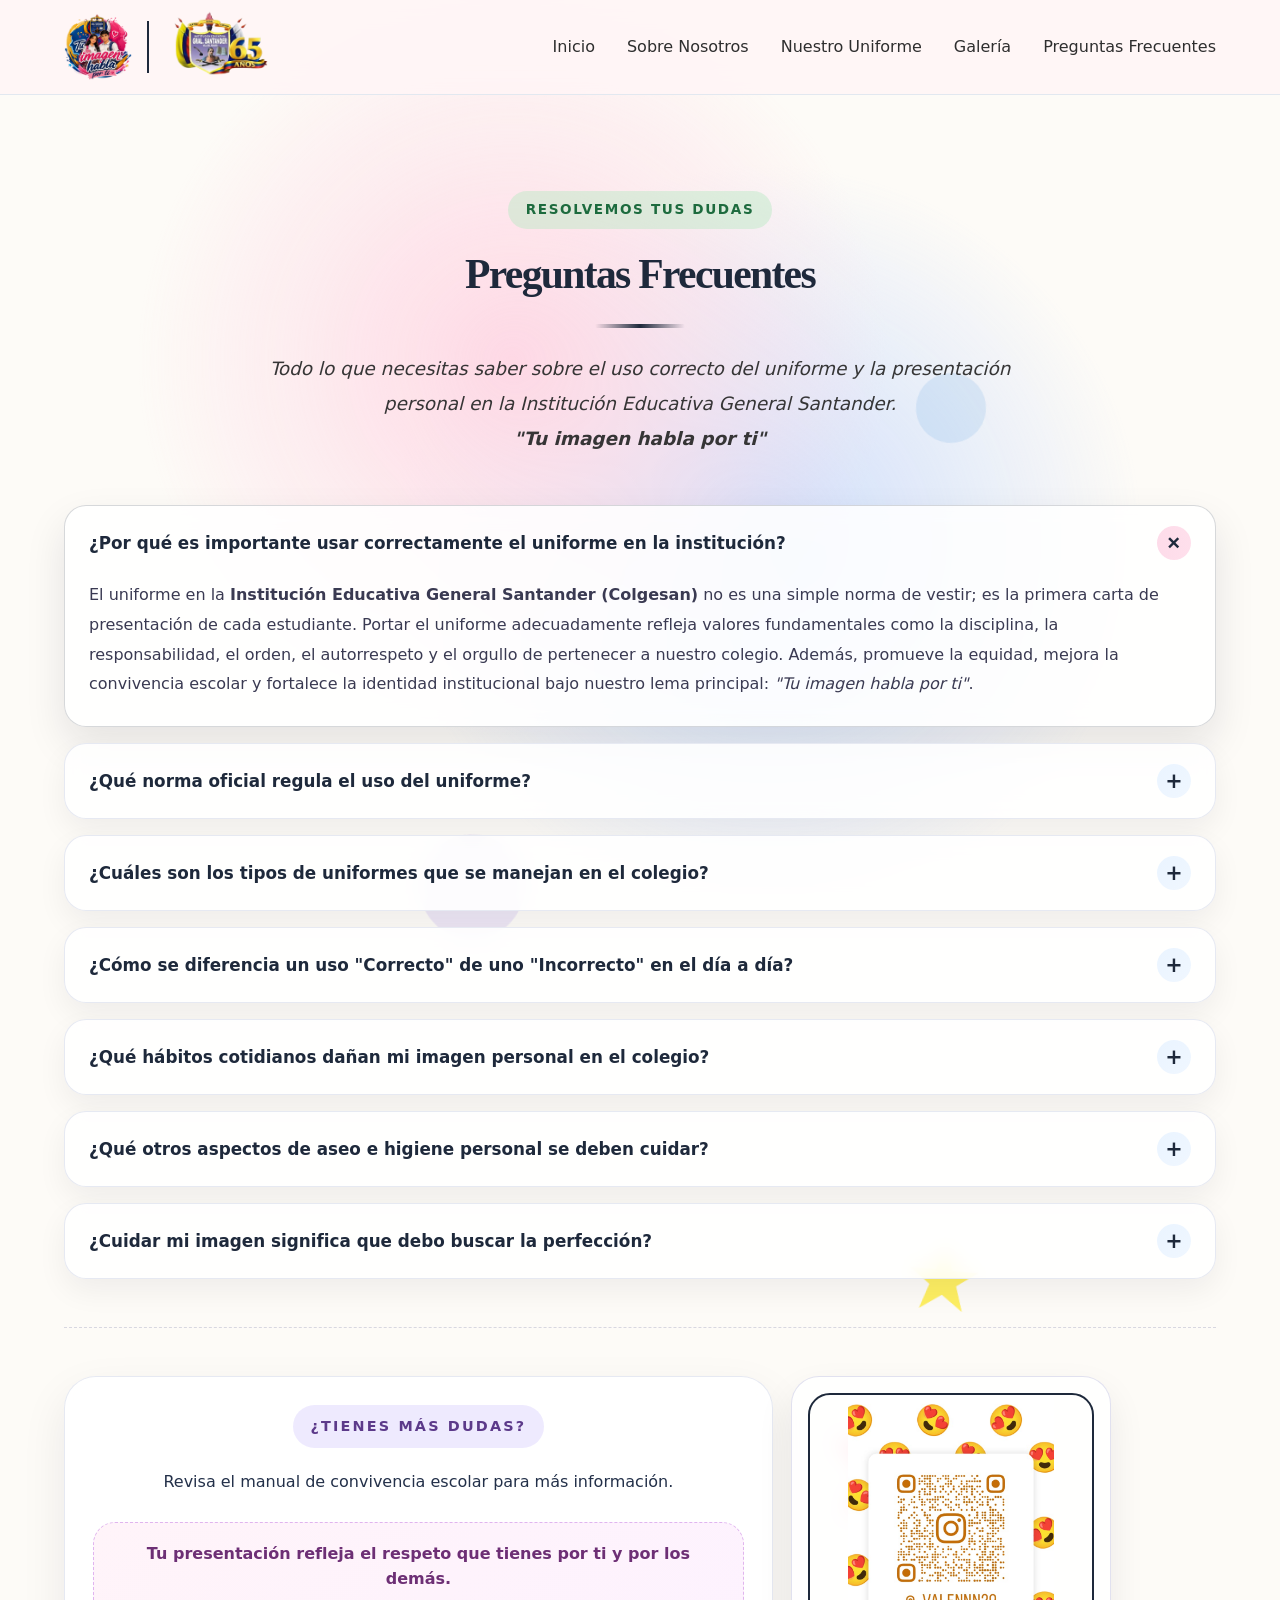
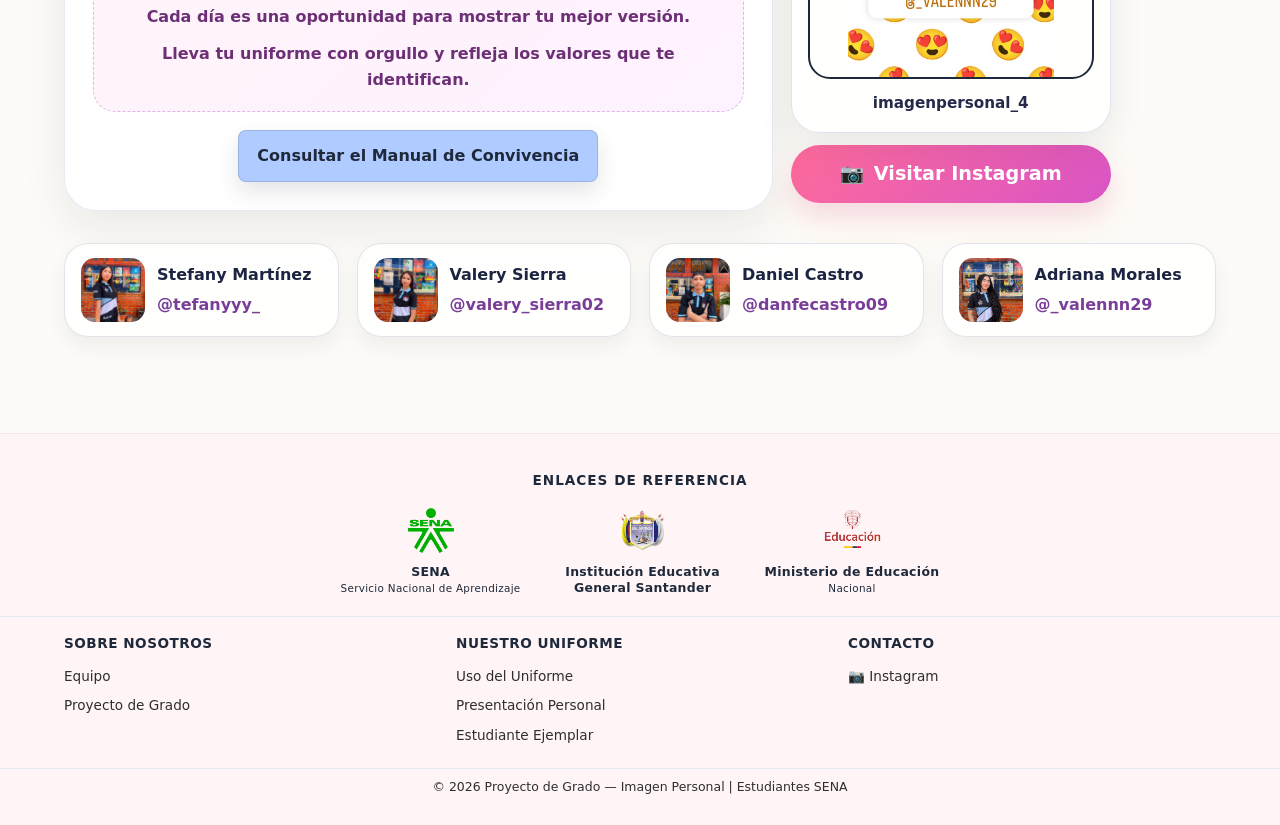
<file: preguntas frecuentes.html>
<!DOCTYPE html>
<html lang="es">

<head>
    <meta charset="UTF-8">
    <meta name="viewport" content="width=device-width, initial-scale=1.0">
    <title>Preguntas Frecuentes | Proyecto de Imagen Personal</title>
    <link rel="stylesheet" href="css/global.css">
    <link rel="stylesheet" href="css/preguntas-frecuentes.css">
</head>

<body>
    <!-- NAVBAR -->
    <nav class="navbar">
        <div class="navbar-container">
            <div class="navbar-brand logo-container">
                <img src="assets/images/escudo.png" alt="Escudo" class="brand-logo">
                <div class="brand-divider"></div>
                <a href="https://www.iecolgesan.edu.co/" target="_blank" rel="noopener noreferrer" aria-label="Ir al sitio de la IE General Santander">
                    <img src="assets/images/IE_general_santander.png" alt="IE General Santander" class="brand-logo">
                </a>
            </div>
            <ul class="nav-menu">
                <li><a href="index.html" class="nav-link" data-page="inicio">Inicio</a></li>
                <li><a href="sobre-nosotros.html" class="nav-link" data-page="sobre-nosotros">Sobre Nosotros</a></li>
                <li><a href="uniforme.html" class="nav-link" data-page="uniforme">Nuestro Uniforme</a></li>
                <li><a href="galeria.html" class="nav-link" data-page="galeria">Galería</a></li>
                <li><a href="preguntas%20frecuentes.html" class="nav-link" data-page="preguntas-frecuentes">Preguntas Frecuentes</a></li>
            </ul>
        </div>
    </nav>

    <!-- CONTENIDO PRINCIPAL -->
    <main class="container">
        <div class="background-doodle-pattern" aria-hidden="true">
            <svg class="bg-doodle bg-pink" viewBox="0 0 24 24" xmlns="http://www.w3.org/2000/svg">
                <path d="M12 2l2.9 7.2L23 10l-5.8 4.4L18.2 22 12 17.9 5.8 22l1.9-7.6L1 10l8.1-0.8L12 2z" fill="#ff3366"/>
            </svg>
            <svg class="bg-doodle bg-blue circle" viewBox="0 0 24 24" xmlns="http://www.w3.org/2000/svg">
                <circle cx="12" cy="12" r="6" fill="#1c7ed6" opacity="0.18"/>
            </svg>
            <svg class="bg-doodle bg-yellow" viewBox="0 0 24 24" xmlns="http://www.w3.org/2000/svg">
                <path d="M12 2l1.4 4.3h4.5l-3.6 2.6 1.4 4.3L12 10.6 8.3 13.2l1.4-4.3L6.1 6.3h4.5L12 2z" fill="#ffe600"/>
            </svg>
            <svg class="bg-doodle bg-purple circle" viewBox="0 0 24 24" xmlns="http://www.w3.org/2000/svg">
                <circle cx="12" cy="12" r="7" fill="#7048e8" opacity="0.18"/>
            </svg>
        </div>

        <section class="faq-section">
            <div class="contact-header">
                <span class="faq-eyebrow">Resolvemos tus dudas</span>
                <h2>Preguntas Frecuentes</h2>
                <p class="contact-subtitle">Todo lo que necesitas saber sobre el uso correcto del uniforme y la presentación personal en la Institución Educativa General Santander. <br><strong>"Tu imagen habla por ti"</strong></p>
            </div>

            <!-- ACORDEÓN FAQ -->
            <div class="faq-accordion">

                <div class="faq-item">
                    <button class="faq-question" aria-expanded="false">
                        <span>¿Por qué es importante usar correctamente el uniforme en la institución?</span>
                        <span class="faq-icon">+</span>
                    </button>
                    <div class="faq-answer">
                        <div class="faq-answer-inner">
                            <p>El uniforme en la <strong>Institución Educativa General Santander (Colgesan)</strong> no es una simple norma de vestir; es la primera carta de presentación de cada estudiante. Portar el uniforme adecuadamente refleja valores fundamentales como la disciplina, la responsabilidad, el orden, el autorrespeto y el orgullo de pertenecer a nuestro colegio. Además, promueve la equidad, mejora la convivencia escolar y fortalece la identidad institucional bajo nuestro lema principal: <em>"Tu imagen habla por ti"</em>.</p>
                        </div>
                    </div>
                </div>

                <div class="faq-item">
                    <button class="faq-question" aria-expanded="false">
                        <span>¿Qué norma oficial regula el uso del uniforme?</span>
                        <span class="faq-icon">+</span>
                    </button>
                    <div class="faq-answer">
                        <div class="faq-answer-inner">
                            <p>El uso correcto de cada uniforme (sea de diario, de gala o de educación física) está regulado oficialmente por el <strong>Artículo 81 del Manual de Convivencia Institucional</strong>. Todo estudiante de Colgesan debe conocer y aplicar estas pautas para vestir de forma adecuada según la ocasión correspondiente.</p>
                        </div>
                    </div>
                </div>

                <div class="faq-item">
                    <button class="faq-question" aria-expanded="false">
                        <span>¿Cuáles son los tipos de uniformes que se manejan en el colegio?</span>
                        <span class="faq-icon">+</span>
                    </button>
                    <div class="faq-answer">
                        <div class="faq-answer-inner">
                            <p>Existen dos tipos principales de uniformes que corresponden a distintas actividades:</p>
                            <ol class="faq-list">
                                <li><strong>Uniforme de Diario:</strong> Diseñado para las jornadas de clases convencionales (con versiones específicas para Hombre y Mujer).</li>
                                <li><strong>Uniforme de Educación Física:</strong> Diseñado específicamente para las actividades deportivas y recreativas de la institución.</li>
                            </ol>
                        </div>
                    </div>
                </div>

                <div class="faq-item">
                    <button class="faq-question" aria-expanded="false">
                        <span>¿Cómo se diferencia un uso "Correcto" de uno "Incorrecto" en el día a día?</span>
                        <span class="faq-icon">+</span>
                    </button>
                    <div class="faq-answer">
                        <div class="faq-answer-inner">
                            <p>De acuerdo con las pautas de presentación personal institucionales, estas son las diferencias clave que debes tener en cuenta en tu presentación cotidiana:</p>
                            <div class="faq-table-wrapper">
                                <table class="faq-table">
                                    <thead>
                                        <tr>
                                            <th>Aspecto</th>
                                            <th>❌ Uso Incorrecto (Antes)</th>
                                            <th>✅ Uso Correcto (Después)</th>
                                        </tr>
                                    </thead>
                                    <tbody>
                                        <tr>
                                            <td data-label="Aspecto">Estado de las prendas</td>
                                            <td data-label="Incorrecto">Uniforme incompleto, arrugado o desordenado.</td>
                                            <td data-label="Correcto">Uniforme limpio, planchado y completo.</td>
                                        </tr>
                                        <tr>
                                            <td data-label="Aspecto">Camisa</td>
                                            <td data-label="Incorrecto">Camisa llevada por fuera del pantalón o la falda.</td>
                                            <td data-label="Correcto">Camisa bien presentada y debidamente metida.</td>
                                        </tr>
                                        <tr>
                                            <td data-label="Aspecto">Calzado</td>
                                            <td data-label="Incorrecto">Zapatos o tenis sucios o descuidados.</td>
                                            <td data-label="Correcto">Zapatos o tenis completamente limpios.</td>
                                        </tr>
                                        <tr>
                                            <td data-label="Aspecto">Cabello</td>
                                            <td data-label="Incorrecto">Cabello sin peinar o desorganizado.</td>
                                            <td data-label="Correcto">Cabello ordenado siguiendo las normas del Manual de Convivencia.</td>
                                        </tr>
                                        <tr>
                                            <td data-label="Aspecto">Actitud</td>
                                            <td data-label="Incorrecto">Mala actitud y poco compromiso con la imagen institucional.</td>
                                            <td data-label="Correcto">Actitud respetuosa, responsable, positiva y comprometida.</td>
                                        </tr>
                                    </tbody>
                                </table>
                            </div>
                        </div>
                    </div>
                </div>

                <div class="faq-item">
                    <button class="faq-question" aria-expanded="false">
                        <span>¿Qué hábitos cotidianos dañan mi imagen personal en el colegio?</span>
                        <span class="faq-icon">+</span>
                    </button>
                    <div class="faq-answer">
                        <div class="faq-answer-inner">
                            <p>La imagen personal va más allá de la ropa; se construye día a día con nuestras acciones. Existen <strong>5 cosas clave</strong> que dañan tu imagen y que debes evitar:</p>
                            <ol class="faq-list">
                                <li><strong>Llegar tarde:</strong> Demuestra una falta de compromiso y de respeto hacia tu propio tiempo y el de los demás.</li>
                                <li><strong>Uniforme descuidado:</strong> Portar un uniforme sucio, arrugado o incompleto proyecta desorden y falta de respeto por las normas del colegio.</li>
                                <li><strong>Hablar con groserías:</strong> El lenguaje que utilizas te define. Las palabras groseras deterioran tu imagen y dañan las relaciones con tus compañeros.</li>
                                <li><strong>Falta de respeto:</strong> Interrumpir a los demás, burlarse o mantener malas actitudes arruina la convivencia y deja una mala impresión.</li>
                                <li><strong>Desorden y desorganización:</strong> Mantener tus pertenencias y tus espacios de estudio desordenados transmite descuido y falta de organización.</li>
                            </ol>
                        </div>
                    </div>
                </div>

                <div class="faq-item">
                    <button class="faq-question" aria-expanded="false">
                        <span>¿Qué otros aspectos de aseo e higiene personal se deben cuidar?</span>
                        <span class="faq-icon">+</span>
                    </button>
                    <div class="faq-answer">
                        <div class="faq-answer-inner">
                            <p>La pulcritud es una parte indivisible del uniforme. Para reflejar el compromiso institucional dentro y fuera del plantel, es indispensable cuidar:</p>
                            <ul class="faq-list">
                                <li>El <strong>cabello organizado</strong>.</li>
                                <li>Las <strong>uñas limpias</strong>.</li>
                                <li>El uso de <strong>accesorios discretos</strong>.</li>
                                <li>Una adecuada higiene personal en general.</li>
                            </ul>
                        </div>
                    </div>
                </div>

                <div class="faq-item">
                    <button class="faq-question" aria-expanded="false">
                        <span>¿Cuidar mi imagen significa que debo buscar la perfección?</span>
                        <span class="faq-icon">+</span>
                    </button>
                    <div class="faq-answer">
                        <div class="faq-answer-inner">
                            <p>No. Cuidar tu presentación personal <strong>no es buscar la perfección estética</strong>, sino una forma de demostrar respeto por ti mismo, por tus compañeros, por tus docentes y por toda la comunidad de la Institución Educativa General Santander. Recuerda siempre que: <em>¡Pequeños cambios hacen una gran diferencia!</em></p>
                        </div>
                    </div>
                </div>

            </div>

            <!-- CONTACTO RÁPIDO -->
            <div class="contact-hero">
                <div class="hero-copy">
                    <span class="hero-eyebrow">¿Tienes más dudas?</span>
                    <p class="hero-copy-text">Revisa el manual de convivencia escolar para más información.</p>
                    <div class="hero-note">
                        <p>Tu presentación refleja el respeto que tienes por ti y por los demás.</p>
                        <p>Cada día es una oportunidad para mostrar tu mejor versión.</p>
                        <p>Lleva tu uniforme con orgullo y refleja los valores que te identifican.</p>
                    </div>
                    <a href="https://www.iecolgesan.edu.co/wp-content/uploads/2024/11/Manual-Convivencia-2024-rectoria-2.pdf#page=117" class="quick-btn manual-btn" target="_blank" rel="noopener noreferrer">
                        <span class="label">Consultar el Manual de Convivencia</span>
                    </a>
                </div>

                <div class="hero-qr-panel">
                    <div class="qr-card">
                        <img src="assets/images/instagram_qr.jpeg" alt="Instagram QR" class="ig-qr">
                        <div class="qr-handle">imagenpersonal_4</div>
                    </div>
                    <a href="https://www.instagram.com/_valennn29?utm_source=qr&stkn=bjNva2h3Znd0NjBq" class="quick-btn instagram" target="_blank" rel="noopener noreferrer">
                        <span class="icon">📷</span>
                        <span class="label">Visitar Instagram</span>
                    </a>
                </div>
            </div>

            <div class="member-grid">
                <article class="member-card">
                    <div class="member-icon">
                        <img src="assets/images/Stefany Martínez.jpeg" alt="Stefany Martínez">
                    </div>
                    <div class="member-info">
                        <strong>Stefany Martínez</strong>
                        <a href="https://www.instagram.com/tefanyyy_?igsh=Y3o2MjRqbWNwaWY4" target="_blank" rel="noopener noreferrer">@tefanyyy_</a>
                    </div>
                </article>
                <article class="member-card">
                    <div class="member-icon">
                        <img src="assets/images/Valery Sierra.jpeg" alt="Valery Sierra">
                    </div>
                    <div class="member-info">
                        <strong>Valery Sierra</strong>
                        <a href="https://www.instagram.com/valery_sierra02?igsh=bzVkZmxwZzg1YTho" target="_blank" rel="noopener noreferrer">@valery_sierra02</a>
                    </div>
                </article>
                <article class="member-card">
                    <div class="member-icon">
                        <img src="assets/images/Daniel Castro.jpeg" alt="Daniel Castro">
                    </div>
                    <div class="member-info">
                        <strong>Daniel Castro</strong>
                        <a href="https://www.instagram.com/danfecastro09?igsh=OGMyY251ZmN1amV5" target="_blank" rel="noopener noreferrer">@danfecastro09</a>
                    </div>
                </article>
                <article class="member-card">
                    <div class="member-icon">
                        <img src="assets/images/Adriana Morales.jpeg" alt="Adriana Morales">
                    </div>
                    <div class="member-info">
                        <strong>Adriana Morales</strong>
                        <a href="https://www.instagram.com/_valennn29?utm_source=qr&stkn=bjNva2h3Znd0NjBq" target="_blank" rel="noopener noreferrer">@_valennn29</a>
                    </div>
                </article>
            </div>
        </section>
    </main>

    <!-- FOOTER -->
    <footer class="footer">
        <div class="footer-institutional-logos">
            <h3>Enlaces de Referencia</h3>
            <div class="logos-container">
                <div class="logo-item">
                    <a href="https://portal.senasofiaplus.edu.co/" target="_blank" rel="noopener noreferrer" aria-label="Ir al portal SENA Sofia Plus">
                        <img src="assets/images/sena.png" alt="Logo SENA" class="institutional-logo">
                        <p class="institutional-text"><strong>SENA</strong><br><small>Servicio Nacional de
                                Aprendizaje</small></p>
                    </a>
                </div>
                <div class="logo-item">
                    <a href="https://www.iecolgesan.edu.co/" target="_blank" rel="noopener noreferrer" aria-label="Ir al sitio de la IE General Santander">
                        <img src="assets/images/logo_colgesan.png" alt="Logo IE General Santander"
                            class="institutional-logo">
                        <p class="institutional-text"><strong>Institución Educativa General Santander</strong></p>
                    </a>
                </div>
                <div class="logo-item">
                    <a href="https://www.mineducacion.gov.co/portal/" target="_blank" rel="noopener noreferrer" aria-label="Ir al sitio del Ministerio de Educación Nacional">
                        <img src="assets/images/Ministerio de educacion.png" alt="Logo Ministerio de Educación"
                            class="institutional-logo">
                        <p class="institutional-text"><strong>Ministerio de Educación</strong><br><small>Nacional</small>
                        </p>
                    </a>
                </div>
            </div>
        </div>
        <div class="footer-container">
            <div class="footer-section">
                <h4>Sobre Nosotros</h4>
                <ul>
                    <li><a href="sobre-nosotros.html">Equipo</a></li>
                    <li><a href="index.html">Proyecto de Grado</a></li>
                </ul>
            </div>
            <div class="footer-section">
                <h4>Nuestro Uniforme</h4>
                <ul>
                    <li><a href="uniforme.html">Uso del Uniforme</a></li>
                    <li><a href="uniforme.html">Presentación Personal</a></li>
                    <li><a href="uniforme.html">Estudiante Ejemplar</a></li>
                </ul>
            </div>
            <div class="footer-section">
                <h4>Contacto</h4>
                <ul>
                    <li><a href="https://www.instagram.com/_valennn29?utm_source=qr&stkn=bjNva2h3Znd0NjBq"
                            target="_blank">📷 Instagram</a></li>
                </ul>
            </div>
        </div>
        <div class="footer-bottom">
            <p>&copy; 2026 Proyecto de Grado — Imagen Personal | Estudiantes SENA</p>
        </div>
    </footer>

    <script src="js/main.js"></script>
</body>

</html>
</file>
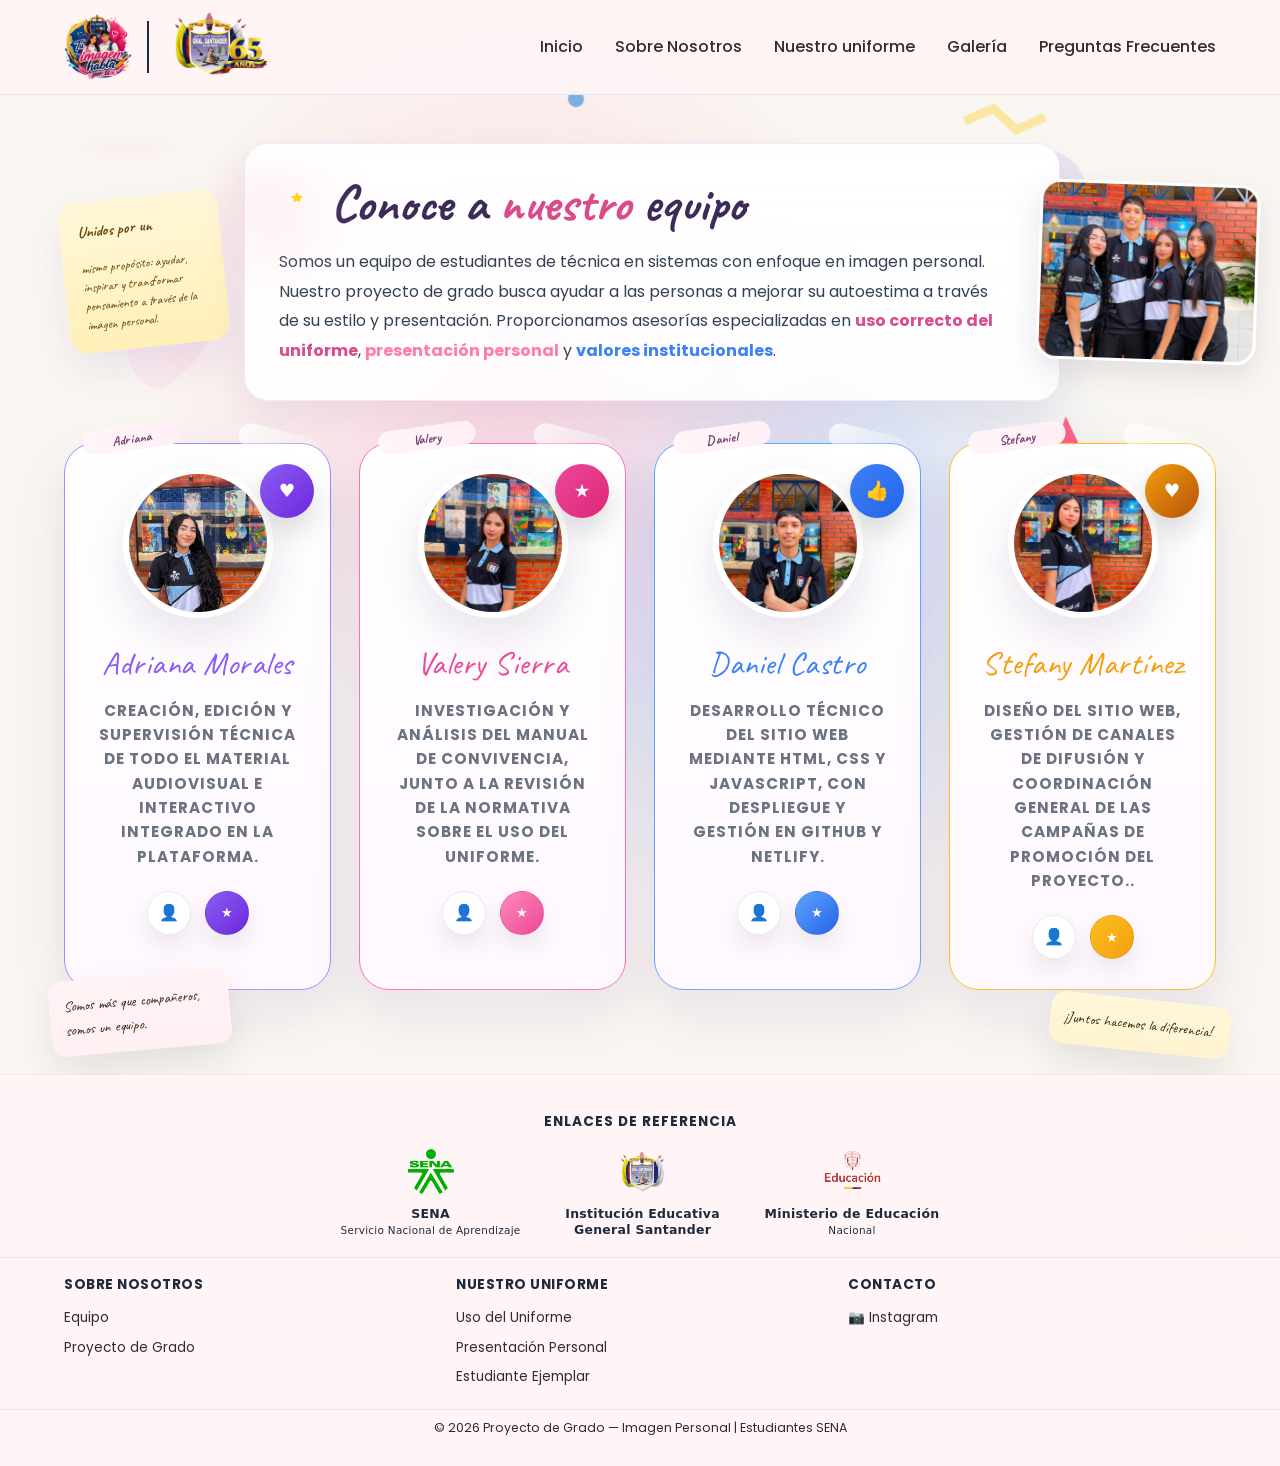
<file: sobre-nosotros.html>
<!DOCTYPE html>
<html lang="es">
  <head>
    <meta charset="utf-8" />
    <meta name="viewport" content="width=device-width,initial-scale=1" />
    <title>Sobre Nosotros | Proyecto de Imagen Personal</title>

    <link rel="stylesheet" href="css/global.css">
    <link rel="stylesheet" href="css/sobre-nosotros.css">
    <link href="https://fonts.googleapis.com/css2?family=Caveat:wght@400;700&family=Poppins:wght@300;500;700&display=swap" rel="stylesheet">
  </head>

  <body>

    <!-- HEADER -->
    <nav class="navbar">
        <div class="navbar-container">
            <div class="navbar-brand logo-container">
                <img src="assets/images/escudo.png" alt="Escudo" class="brand-logo">
                <div class="brand-divider"></div>
                <a href="https://www.iecolgesan.edu.co/" target="_blank" rel="noopener noreferrer" aria-label="Ir al sitio de la IE General Santander">
                    <img src="assets/images/IE_general_santander.png" alt="IE General Santander" class="brand-logo">
                </a>
            </div>
              <ul class="nav-menu">
                <li><a href="index.html" class="nav-link" data-page="inicio">Inicio</a></li>
                <li><a href="sobre-nosotros.html" class="nav-link" data-page="sobre-nosotros">Sobre Nosotros</a></li>
                <li><a href="uniforme.html" class="nav-link" data-page="uniforme">Nuestro uniforme</a></li>
                <li><a href="galeria.html" class="nav-link" data-page="galeria">Galería</a></li>
                <li><a href="preguntas%20frecuentes.html" class="nav-link" data-page="preguntas-frecuentes">Preguntas Frecuentes</a></li>
            </ul>
        </div>
    </nav>

    <!-- BACKGROUND DOODLES -->
    <div class="background-doodle-pattern" aria-hidden="true">
      <svg class="bg-doodle bg-pink" viewBox="0 0 24 24" xmlns="http://www.w3.org/2000/svg">
        <path d="M12 2l2.9 7.2L23 10l-5.8 4.4L18.2 22 12 17.9 5.8 22l1.9-7.6L1 10l8.1-0.8L12 2z" fill="#ff3366"/>
      </svg>
      <svg class="bg-doodle bg-blue circle" viewBox="0 0 24 24" xmlns="http://www.w3.org/2000/svg">
        <circle cx="12" cy="12" r="6" fill="#1c7ed6" opacity="0.18"/>
      </svg>
      <svg class="bg-doodle bg-yellow" viewBox="0 0 24 24" xmlns="http://www.w3.org/2000/svg">
        <path d="M12 2l1.4 4.3h4.5l-3.6 2.6 1.4 4.3L12 10.6 8.3 13.2l1.4-4.3L6.1 6.3h4.5L12 2z" fill="#ffe600"/>
      </svg>
      <svg class="bg-doodle bg-purple circle" viewBox="0 0 24 24" xmlns="http://www.w3.org/2000/svg">
        <circle cx="12" cy="12" r="7" fill="#7048e8" opacity="0.18"/>
      </svg>
      <svg class="bg-doodle bg-green circle" viewBox="0 0 24 24" xmlns="http://www.w3.org/2000/svg">
        <circle cx="12" cy="12" r="3" fill="#20c997"/>
      </svg>
      <svg class="bg-doodle bg-blue-small circle" viewBox="0 0 24 24" xmlns="http://www.w3.org/2000/svg">
        <circle cx="12" cy="12" r="3" fill="#1c7ed6"/>
      </svg>
      <svg class="bg-doodle bg-pink" viewBox="0 0 24 24" xmlns="http://www.w3.org/2000/svg">
        <path d="M6 8c4-5 9-4 11 0s-3 8-6 10S4 14 6 8z" fill="#ff9fc9" opacity="0.18"/>
      </svg>
      <svg class="bg-doodle bg-yellow" viewBox="0 0 24 24" xmlns="http://www.w3.org/2000/svg">
        <path d="M4 12l6-4 6 4 6-4" fill="none" stroke="#facc15" stroke-width="2" opacity="0.7"/>
      </svg>
    </div>

    <!-- MAIN: hero + team -->
    <main class="container">

      <section class="hero">
        <div class="hero-wrap">
          <div class="postit" aria-hidden>
            <strong>Unidos por un</strong>
              <p>mismo propósito: ayudar, inspirar y transformar pensamiento a través de la imagen personal.</p>
          </div>

          <div class="banner-main">
            <div class="banner-headline">
              <svg width="36" height="36" viewBox="0 0 24 24" aria-hidden><path d="M12 4l1.176 2.382L16 7l-2 1.618L14.352 11 12 9.764 9.648 11 10 8.618 8 7l2.824-.618L12 4z" fill="var(--gold)"/></svg>
              <h2 class="banner-title">Conoce a <span class="accent">nuestro</span> equipo</h2>
            </div>
            <p class="hero-description">Somos un equipo de estudiantes de técnica en sistemas con enfoque en imagen personal. Nuestro proyecto de grado busca ayudar a las personas a mejorar su autoestima a través de su estilo y presentación. Proporcionamos asesorías especializadas en <strong style="color:#D94B8B">uso correcto del uniforme</strong>, <strong style="color:#FF7BAC">presentación personal</strong> y <strong style="color:#3B82F6">valores institucionales</strong>.</p>
          </div>

          <div class="stationery" aria-hidden>
            <div class="team-photo-container">
              <img src="assets/images/equipo de trabajo.jpeg" alt="Equipo de trabajo" class="team-photo">
            </div>
          </div>
        </div>
      </section>

      <section class="team-section">
        <div class="team-grid">

          <article class="card violet">
            <div class="washi">Adriana</div>
            <div class="badge" style="background:linear-gradient(135deg,var(--card1-icon),#6d28d9)">♥</div>
            <div class="portrait"><img src="assets/images/Adriana Morales.jpeg" alt="Adriana Morales"></div>
            <div class="name" style="color:var(--card1-icon)">Adriana Morales</div>
            <div class="subtitle">Creación, edición y supervisión técnica de todo el material audiovisual e interactivo integrado en la plataforma.</div>
            <div class="actions"><a href="https://www.instagram.com/_valennn29?utm_source=qr&stkn=bjNva2h3Znd0NjBq" target="_blank" rel="noopener noreferrer" class="btn-circle" aria-label="Perfil de Instagram de Adriana Morales">👤</a><button class="btn-circle primary">★</button></div>
          </article>

          <article class="card pink">
            <div class="washi">Valery</div>
            <div class="badge" style="background:linear-gradient(135deg,var(--card2-icon),#db2777)">★</div>
            <div class="portrait"><img src="assets/images/Valery Sierra.jpeg" alt="Valery Sierra"></div>
            <div class="name" style="color:var(--card2-icon)">Valery Sierra</div>
            <div class="subtitle">Investigación y análisis del manual de convivencia, junto a la revisión de la normativa sobre el uso del uniforme.</div>
            <div class="actions"><a href="https://www.instagram.com/valery_sierra02?igsh=bzVkZmxwZzg1YTho" target="_blank" rel="noopener noreferrer" class="btn-circle" aria-label="Perfil de Instagram de Valery Sierra">👤</a><button class="btn-circle" style="background:linear-gradient(135deg,#ff8ab8,#ec4899);color:#fff">★</button></div>
          </article>

          <article class="card blue">
            <div class="washi">Daniel</div>
            <div class="badge" style="background:linear-gradient(135deg,var(--card3-icon),#2563eb)">👍</div>
            <div class="portrait"><img src="assets/images/Daniel Castro.jpeg" alt="Daniel Castro"></div>
            <div class="name" style="color:var(--card3-icon)">Daniel Castro</div>
            <div class="subtitle">Desarrollo técnico del sitio web mediante HTML, CSS y JavaScript, con despliegue y gestión en GitHub y Netlify.</div>
            <div class="actions"><a href="https://www.instagram.com/danfecastro09?igsh=OGMyY251ZmN1amV5" target="_blank" rel="noopener noreferrer" class="btn-circle" aria-label="Perfil de Instagram de Daniel Castro">👤</a><button class="btn-circle" style="background:linear-gradient(135deg,#60a5fa,#2563eb);color:#fff">★</button></div>
          </article>

          <article class="card yellow">
            <div class="washi">Stefany</div>
            <div class="badge" style="background:linear-gradient(135deg,var(--card4-icon),#b45309)">♥</div>
            <div class="portrait"><img src="assets/images/Stefany Martínez.jpeg" alt="Stefany Martínez"></div>
            <div class="name" style="color:var(--card4-icon)">Stefany Martínez</div>
            <div class="subtitle">Diseño del sitio web, gestión de canales de difusión y coordinación general de las campañas de promoción del proyecto..</div>
            <div class="actions"><a href="https://www.instagram.com/tefanyyy_?igsh=Y3o2MjRqbWNwaWY4" target="_blank" rel="noopener noreferrer" class="btn-circle" aria-label="Perfil de Instagram de Stefany Martínez">👤</a><button class="btn-circle" style="background:linear-gradient(135deg,#fbbf24,#f59e0b);color:#fff">★</button></div>
          </article>

        </div>

        <div class="side-note left">Somos más que compañeros, somos un equipo.</div>
        <div class="side-note right">¡Juntos hacemos la diferencia!</div>

      </section>

    </main>

    <!-- FOOTER -->
    <footer class="footer">
      <div class="footer-institutional-logos">
        <h3>Enlaces de Referencia</h3>
        <div class="logos-container">
          <div class="logo-item">
            <a href="https://portal.senasofiaplus.edu.co/" target="_blank" rel="noopener noreferrer" aria-label="Ir al portal SENA Sofia Plus">
              <img src="assets/images/sena.png" alt="Logo SENA" class="institutional-logo">
              <p class="institutional-text"><strong>SENA</strong><br><small>Servicio Nacional de Aprendizaje</small></p>
            </a>
          </div>
          <div class="logo-item">
            <a href="https://www.iecolgesan.edu.co/" target="_blank" rel="noopener noreferrer" aria-label="Ir al sitio de la IE General Santander">
              <img src="assets/images/logo_colgesan.png" alt="Logo IE General Santander" class="institutional-logo">
              <p class="institutional-text"><strong>Institución Educativa General Santander</strong></p>
            </a>
          </div>
          <div class="logo-item">
            <a href="https://www.mineducacion.gov.co/portal/" target="_blank" rel="noopener noreferrer" aria-label="Ir al sitio del Ministerio de Educación Nacional">
              <img src="assets/images/Ministerio de educacion.png" alt="Logo Ministerio de Educación" class="institutional-logo">
              <p class="institutional-text"><strong>Ministerio de Educación</strong><br><small>Nacional</small></p>
            </a>
          </div>
        </div>
      </div>
      <div class="footer-container">
        <div class="footer-section">
          <h4>Sobre Nosotros</h4>
          <ul>
            <li><a href="sobre-nosotros.html">Equipo</a></li>
            <li><a href="index.html">Proyecto de Grado</a></li>
          </ul>
        </div>
        <div class="footer-section">
          <h4>Nuestro Uniforme</h4>
          <ul>
            <li><a href="uniforme.html">Uso del Uniforme</a></li>
            <li><a href="uniforme.html">Presentación Personal</a></li>
            <li><a href="uniforme.html">Estudiante Ejemplar</a></li>
          </ul>
        </div>
        <div class="footer-section">
          <h4>Contacto</h4>
          <ul>
            <li><a href="https://www.instagram.com/_valennn29?utm_source=qr&stkn=bjNva2h3Znd0NjBq" target="_blank">📷 Instagram</a></li>
          </ul>
        </div>
      </div>
      <div class="footer-bottom">
        <p>&copy; 2026 Proyecto de Grado — Imagen Personal | Estudiantes SENA</p>
      </div>
    </footer>

    <script src="js/main.js"></script>
  </body>
</html>
</file>
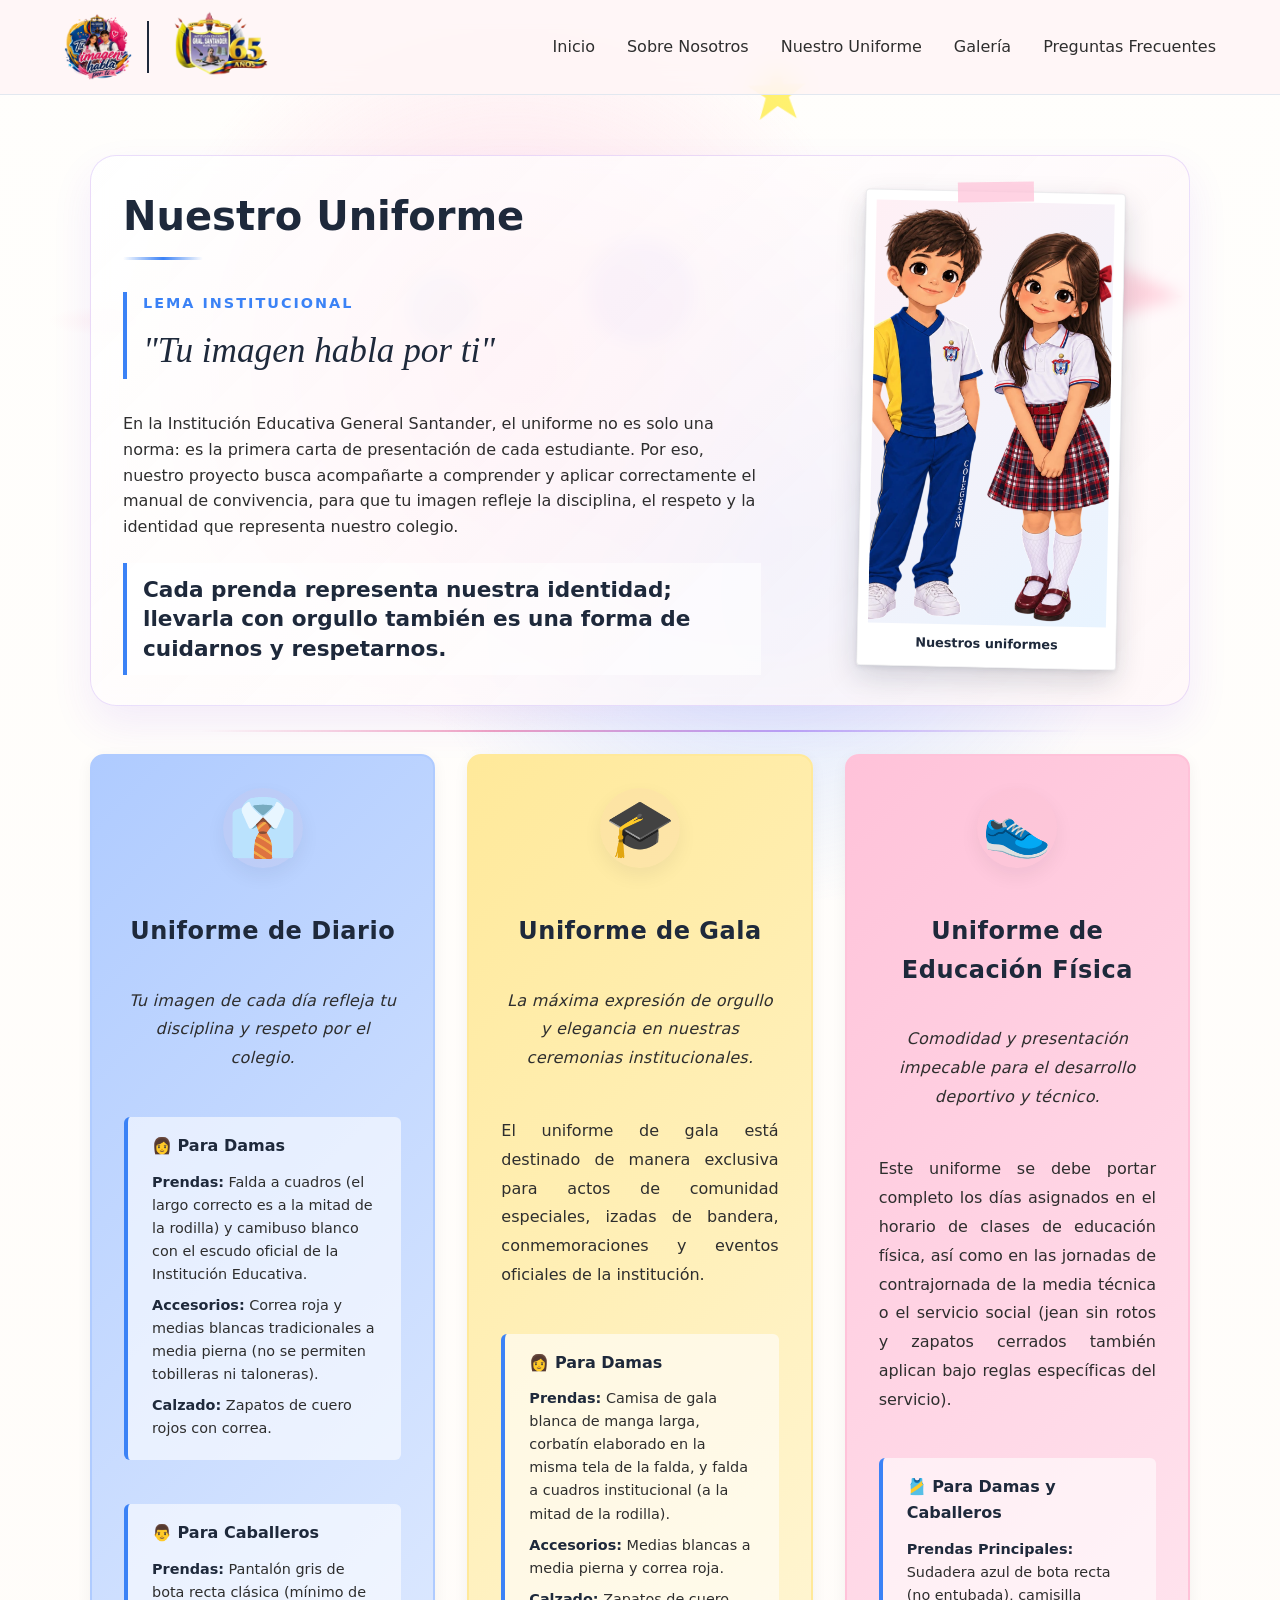
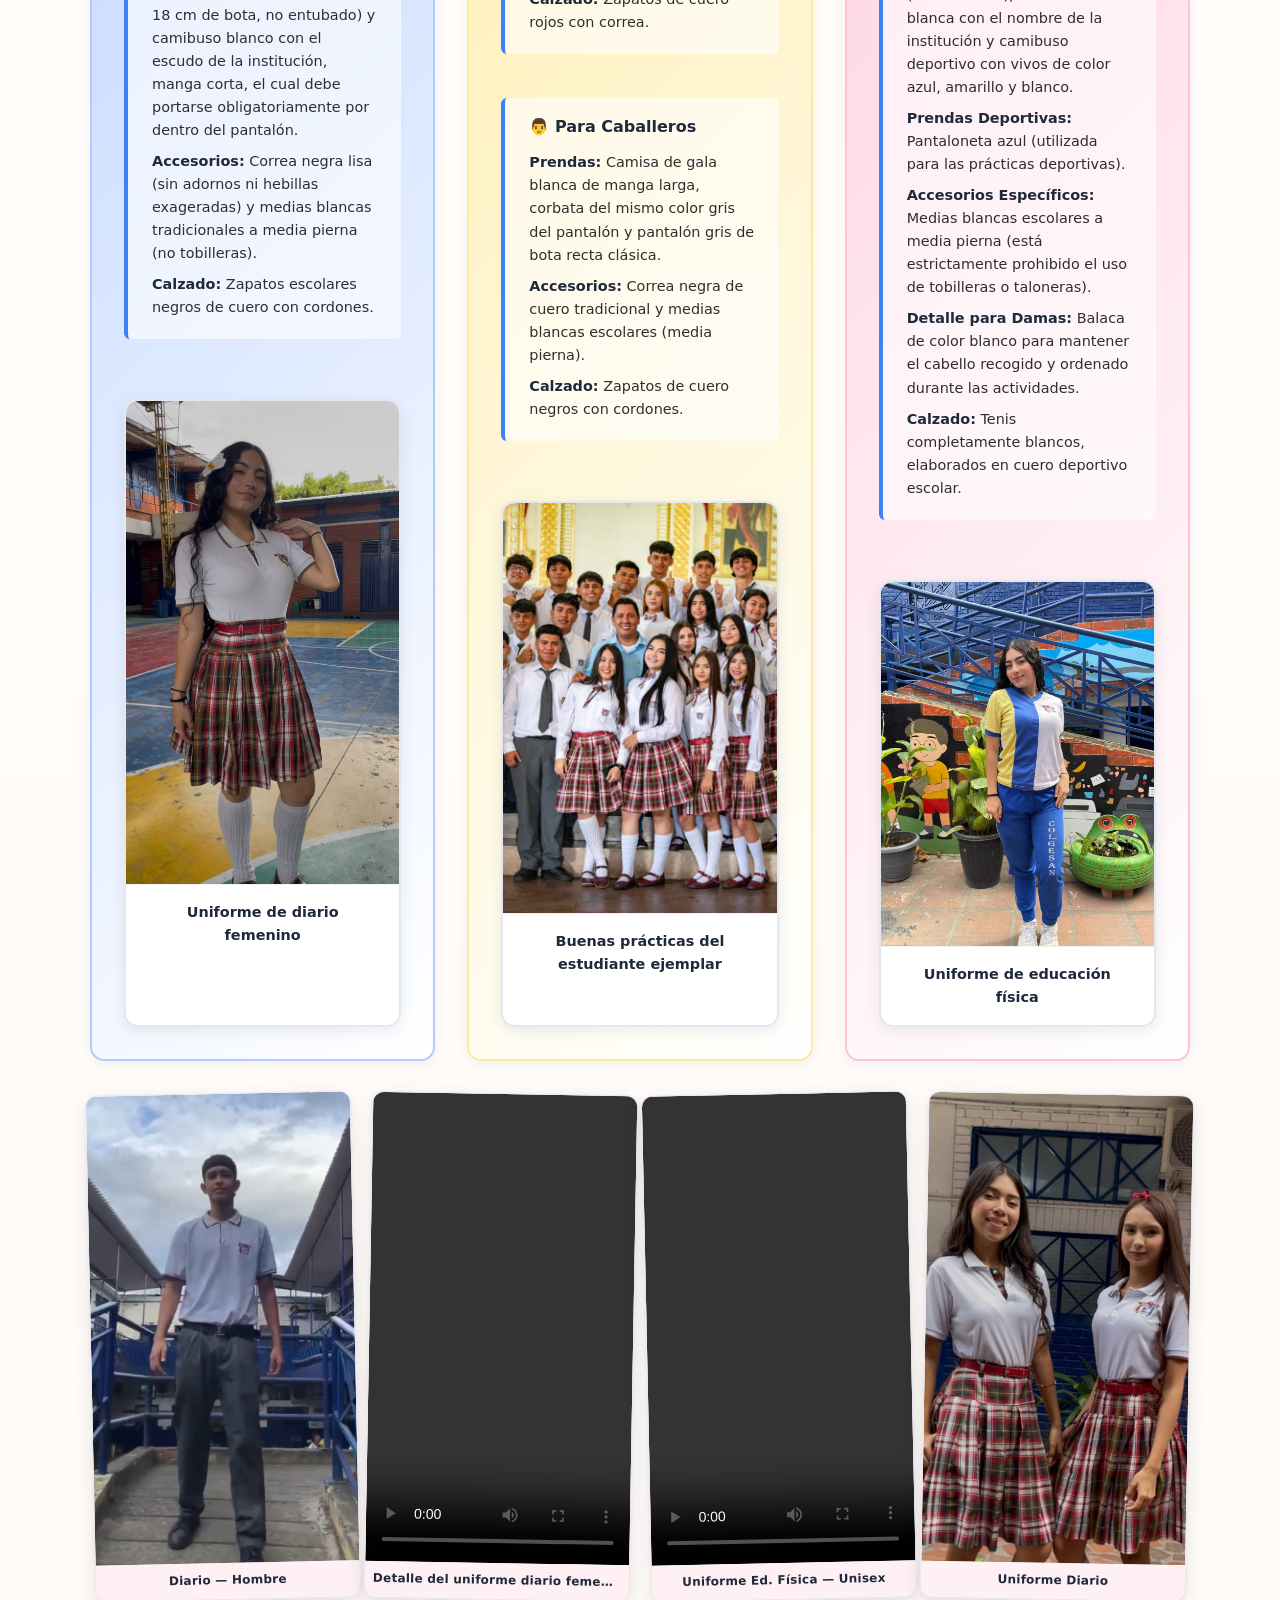
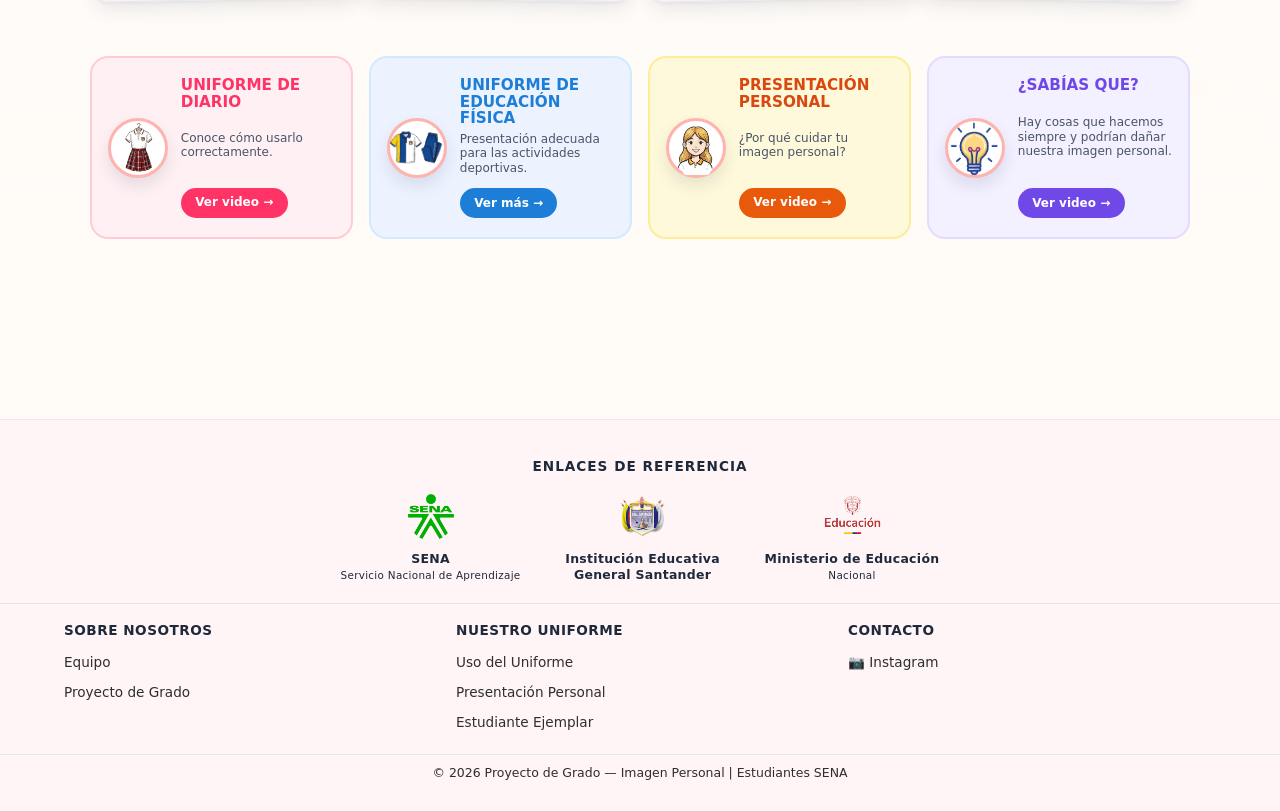
<file: uniforme.html>
<!DOCTYPE html>
<html lang="es">

<head>
    <meta charset="UTF-8">
    <meta name="viewport" content="width=device-width, initial-scale=1.0">
    <title>Nuestro Uniforme | Proyecto de Imagen Personal</title>
    <link rel="stylesheet" href="css/global.css">
    <link rel="stylesheet" href="css/uniforme.css">
</head>

<body>
    <!-- NAVBAR -->
    <nav class="navbar">
        <div class="navbar-container">
            <div class="navbar-brand logo-container">
                <img src="assets/images/escudo.png" alt="Escudo" class="brand-logo">
                <div class="brand-divider"></div>
                <a href="https://www.iecolgesan.edu.co/" target="_blank" rel="noopener noreferrer" aria-label="Ir al sitio de la IE General Santander">
                    <img src="assets/images/IE_general_santander.png" alt="IE General Santander" class="brand-logo">
                </a>
            </div>
            <ul class="nav-menu">
                <li><a href="index.html" class="nav-link" data-page="inicio">Inicio</a></li>
                <li><a href="sobre-nosotros.html" class="nav-link" data-page="sobre-nosotros">Sobre Nosotros</a></li>
                <li><a href="uniforme.html" class="nav-link" data-page="uniforme">Nuestro Uniforme</a></li>
                <li><a href="galeria.html" class="nav-link" data-page="galeria">Galería</a></li>
                <li><a href="preguntas%20frecuentes.html" class="nav-link" data-page="preguntas-frecuentes">Preguntas Frecuentes</a></li>
            </ul>
        </div>
    </nav>

        <!-- CONTENIDO PRINCIPAL -->
        <div class="background-doodle-pattern" aria-hidden="true">
            <svg class="bg-doodle bg-pink" viewBox="0 0 24 24" xmlns="http://www.w3.org/2000/svg">
                <path d="M12 2l2.9 7.2L23 10l-5.8 4.4L18.2 22 12 17.9 5.8 22l1.9-7.6L1 10l8.1-0.8L12 2z" fill="#ff3366"/>
            </svg>
            <svg class="bg-doodle bg-blue circle" viewBox="0 0 24 24" xmlns="http://www.w3.org/2000/svg">
                <circle cx="12" cy="12" r="6" fill="#1c7ed6" opacity="0.18"/>
            </svg>
            <svg class="bg-doodle bg-yellow" viewBox="0 0 24 24" xmlns="http://www.w3.org/2000/svg">
                <path d="M12 2l1.4 4.3h4.5l-3.6 2.6 1.4 4.3L12 10.6 8.3 13.2l1.4-4.3L6.1 6.3h4.5L12 2z" fill="#ffe600"/>
            </svg>
            <svg class="bg-doodle bg-purple circle" viewBox="0 0 24 24" xmlns="http://www.w3.org/2000/svg">
                <circle cx="12" cy="12" r="7" fill="#7048e8" opacity="0.18"/>
            </svg>
        </div>

        <main class="container">
        <section class="uniforme-section">
            <header class="uniforme-portada">
                <div class="uniforme-portada-copy">
                    <h2>Nuestro Uniforme</h2>

                    <div class="uniforme-lema">
                        <span>Lema Institucional</span>
                        <h3>"Tu imagen habla por ti"</h3>
                    </div>

                    <p class="about-description">
                        En la Institución Educativa General Santander, el uniforme no es solo una norma: es la primera carta de presentación de cada estudiante. Por eso, nuestro proyecto busca acompañarte a comprender y aplicar correctamente el manual de convivencia, para que tu imagen refleje la disciplina, el respeto y la identidad que representa nuestro colegio.
                    </p>
                    <p class="uniforme-portada-frase">Cada prenda representa nuestra identidad; llevarla con orgullo también es una forma de cuidarnos y respetarnos.</p>
                </div>

                <figure class="uniforme-imagen-polaroid">
                    <div class="uniforme-imagen-media">
                        <img src="assets/images/mascotas.png" alt="Mascotas de la institución educativa">
                    </div>
                    <figcaption>Nuestros uniformes</figcaption>
                </figure>
            </header>

            <div class="services-grid uniforme-grid">
                <!-- COLUMNA 1: Uniforme de Diario -->
                <div class="service-card uniforme-card">
                    <div class="service-icon">👔</div>
                    <h3>Uniforme de Diario</h3>
                    <p class="service-tagline">Tu imagen de cada día refleja tu disciplina y respeto por el colegio.</p>

                    <div class="uniforme-bloque">
                        <h4>👩 Para Damas</h4>
                        <ul>
                            <li><strong>Prendas:</strong> Falda a cuadros (el largo correcto es a la mitad de la rodilla) y camibuso blanco con el escudo oficial de la Institución Educativa.</li>
                            <li><strong>Accesorios:</strong> Correa roja y medias blancas tradicionales a media pierna (no se permiten tobilleras ni taloneras).</li>
                            <li><strong>Calzado:</strong> Zapatos de cuero rojos con correa.</li>
                        </ul>
                    </div>

                    <div class="uniforme-bloque">
                        <h4>👨 Para Caballeros</h4>
                        <ul>
                            <li><strong>Prendas:</strong> Pantalón gris de bota recta clásica (mínimo de 18 cm de bota, no entubado) y camibuso blanco con el escudo de la institución, manga corta, el cual debe portarse obligatoriamente por dentro del pantalón.</li>
                            <li><strong>Accesorios:</strong> Correa negra lisa (sin adornos ni hebillas exageradas) y medias blancas tradicionales a media pierna (no tobilleras).</li>
                            <li><strong>Calzado:</strong> Zapatos escolares negros de cuero con cordones.</li>
                        </ul>
                    </div>

                    <figure class="uniforme-imagen">
                        <img src="assets/videos/UNIFORME DIARIO FEMENINO.jpeg" alt="Uniforme de diario femenino" loading="lazy">
                        <figcaption>Uniforme de diario femenino</figcaption>
                    </figure>
                </div>

                <!-- COLUMNA 2: Uniforme de Gala (sin imagen, espacio para infografía larga) -->
                <div class="service-card uniforme-card">
                    <div class="service-icon">🎓</div>
                    <h3>Uniforme de Gala</h3>
                    <p class="service-tagline">La máxima expresión de orgullo y elegancia en nuestras ceremonias institucionales.</p>
                    <p class="service-intro">El uniforme de gala está destinado de manera exclusiva para actos de comunidad especiales, izadas de bandera, conmemoraciones y eventos oficiales de la institución.</p>

                    <div class="uniforme-bloque">
                        <h4>👩 Para Damas</h4>
                        <ul>
                            <li><strong>Prendas:</strong> Camisa de gala blanca de manga larga, corbatín elaborado en la misma tela de la falda, y falda a cuadros institucional (a la mitad de la rodilla).</li>
                            <li><strong>Accesorios:</strong> Medias blancas a media pierna y correa roja.</li>
                            <li><strong>Calzado:</strong> Zapatos de cuero rojos con correa.</li>
                        </ul>
                    </div>

                    <div class="uniforme-bloque">
                        <h4>👨 Para Caballeros</h4>
                        <ul>
                            <li><strong>Prendas:</strong> Camisa de gala blanca de manga larga, corbata del mismo color gris del pantalón y pantalón gris de bota recta clásica.</li>
                            <li><strong>Accesorios:</strong> Correa negra de cuero tradicional y medias blancas escolares (media pierna).</li>
                            <li><strong>Calzado:</strong> Zapatos de cuero negros con cordones.</li>
                        </ul>
                    </div>

                    <!-- Infografía más larga (vertical) ocupa el espacio restante -->
                    <figure class="uniforme-imagen infografia-larga">
                        <img src="assets/images/gala.jpeg" alt="Infografía: Buenas prácticas del estudiante ejemplar" loading="lazy">
                        <figcaption>Buenas prácticas del estudiante ejemplar</figcaption>
                    </figure>
                </div>

                <!-- COLUMNA 3: Uniforme de Educación Física -->
                <div class="service-card uniforme-card">
                    <div class="service-icon">👟</div>
                    <h3>Uniforme de Educación Física</h3>
                    <p class="service-tagline">Comodidad y presentación impecable para el desarrollo deportivo y técnico.</p>
                    <p class="service-intro">Este uniforme se debe portar completo los días asignados en el horario de clases de educación física, así como en las jornadas de contrajornada de la media técnica o el servicio social (jean sin rotos y zapatos cerrados también aplican bajo reglas específicas del servicio).</p>

                    <div class="uniforme-bloque">
                        <h4>🎽 Para Damas y Caballeros</h4>
                        <ul>
                            <li><strong>Prendas Principales:</strong> Sudadera azul de bota recta (no entubada), camisilla blanca con el nombre de la institución y camibuso deportivo con vivos de color azul, amarillo y blanco.</li>
                            <li><strong>Prendas Deportivas:</strong> Pantaloneta azul (utilizada para las prácticas deportivas).</li>
                            <li><strong>Accesorios Específicos:</strong> Medias blancas escolares a media pierna (está estrictamente prohibido el uso de tobilleras o taloneras).</li>
                            <li><strong>Detalle para Damas:</strong> Balaca de color blanco para mantener el cabello recogido y ordenado durante las actividades.</li>
                            <li><strong>Calzado:</strong> Tenis completamente blancos, elaborados en cuero deportivo escolar.</li>
                        </ul>
                    </div>

                         <figure class="uniforme-imagen">
                        <img src="assets/videos/UNIFORME FISICA.jpeg" alt="Uniforme de educación física" loading="lazy">
                        <figcaption>Uniforme de educación física</figcaption>
                    </figure>

                </div>

                <!-- Galería inferior: 4 fotos de uniforme en miniatura 9:16 -->
                <div class="uniforme-fotos-grid">
                    <figure class="uniforme-foto-card">
                        <div class="uniforme-foto-media">
                            <img src="assets/videos/diario hombre.png" alt="Uniforme diario masculino" loading="lazy">
                        </div>
                        <figcaption>Diario — Hombre</figcaption>
                    </figure>
                    <figure class="uniforme-foto-card">
                        <div class="uniforme-foto-media">
                            <video src="assets/videos/DETALLE DIARIO.mp4" controls preload="metadata" playsinline></video>
                        </div>
                    <figcaption>Detalle del uniforme diario femenino</figcaption>
                </figure>
                    <figure class="uniforme-foto-card">
                        <div class="uniforme-foto-media">
                            <video src="assets/videos/FÍSICA HOMBRE.mp4" controls preload="metadata" playsinline></video>
                        </div>
                    <figcaption>Uniforme Ed. Física — Unisex</figcaption>
                </figure>
                    <figure class="uniforme-foto-card">
                        <div class="uniforme-foto-media">
                            <img src="assets/videos/DIARIO DEF.jpeg" alt="Uniforme diario definitivo" loading="lazy">
                        </div>
                        <figcaption>Uniforme Diario</figcaption>
                    </figure>
                </div>

                <!-- Accesos rápidos debajo de la galería -->
                <div class="explore-grid-4">
                    <article class="explore-card card-pink">
                        <div class="card-icon"><img src="assets/images/icono-diario.png" alt="Uniforme de Diario"></div>
                        <div class="card-body">
                            <h3>UNIFORME DE DIARIO</h3>
                            <p>Conoce cómo usarlo correctamente.</p>
                            <a href="https://youtube.com/shorts/76I3nPoXLUk?feature=share" class="btn-card btn-pink" target="_blank" rel="noopener noreferrer">Ver video &rarr;</a>
                        </div>
                    </article>

                    <article class="explore-card card-blue">
                        <div class="card-icon"><img src="assets/images/icono-deporte.png"
                                alt="Uniforme de Educación Física"></div>
                        <div class="card-body">
                            <h3>UNIFORME DE EDUCACIÓN FÍSICA</h3>
                            <p>Presentación adecuada para las actividades deportivas.</p>
                            <a href="https://youtube.com/shorts/mgYYgX8eFrQ?feature=share" class="btn-card btn-blue" target="_blank" rel="noopener noreferrer">Ver más &rarr;</a>
                        </div>
                    </article>

                    <article class="explore-card card-yellow">
                        <div class="card-icon"><img src="assets/images/icono-presentacion.png" alt="Presentación Personal">
                        </div>
                        <div class="card-body">
                            <h3>PRESENTACIÓN PERSONAL</h3>
                            <p>¿Por qué cuidar tu imagen personal?</p>
                            <a href="https://www.youtube.com/shorts/Iphx3nnxbH8?feature=share" class="btn-card btn-yellow" target="_blank" rel="noopener noreferrer">Ver video &rarr;</a>
                        </div>
                    </article>
                    <article class="explore-card card-purple">
                        <div class="card-icon"><img src="assets/images/icono-sabiasque.png" alt="¿Sabías que?"></div>
                        <div class="card-body">
                            <h3>¿SABÍAS QUE?</h3>
                            <p>Hay cosas que hacemos siempre y podrían dañar nuestra imagen personal.</p>
                            <a href="https://youtube.com/shorts/xftluBG_oUQ?feature=share" class="btn-card btn-purple" target= "_blank" rel="noopener noreferrer">Ver video &rarr;</a>
                        </div>
                    </article>
                </div>
            </div>
        </section>
    </main>

    <!-- FOOTER -->
    <footer class="footer">
        <div class="footer-institutional-logos">
            <h3>Enlaces de Referencia</h3>
            <div class="logos-container">
                <div class="logo-item">
                    <a href="https://portal.senasofiaplus.edu.co/" target="_blank" rel="noopener noreferrer" aria-label="Ir al portal SENA Sofia Plus">
                        <img src="assets/images/sena.png" alt="Logo SENA" class="institutional-logo">
                        <p class="institutional-text"><strong>SENA</strong><br><small>Servicio Nacional de
                                Aprendizaje</small></p>
                    </a>
                </div>
                <div class="logo-item">
                    <a href="https://www.iecolgesan.edu.co/" target="_blank" rel="noopener noreferrer" aria-label="Ir al sitio de la IE General Santander">
                        <img src="assets/images/logo_colgesan.png" alt="Logo IE General Santander"
                            class="institutional-logo">
                        <p class="institutional-text"><strong>Institución Educativa General Santander</strong></p>
                    </a>
                </div>
                <div class="logo-item">
                    <a href="https://www.mineducacion.gov.co/portal/" target="_blank" rel="noopener noreferrer" aria-label="Ir al sitio del Ministerio de Educación Nacional">
                        <img src="assets/images/Ministerio de educacion.png" alt="Logo Ministerio de Educación"
                            class="institutional-logo">
                        <p class="institutional-text"><strong>Ministerio de Educación</strong><br><small>Nacional</small>
                        </p>
                    </a>
                </div>
            </div>
        </div>
        <div class="footer-container">
            <div class="footer-section">
                <h4>Sobre Nosotros</h4>
                <ul>
                    <li><a href="sobre-nosotros.html">Equipo</a></li>
                    <li><a href="index.html">Proyecto de Grado</a></li>
                </ul>
            </div>
            <div class="footer-section">
                <h4>Nuestro Uniforme</h4>
                <ul>
                    <li><a href="uniforme.html">Uso del Uniforme</a></li>
                    <li><a href="uniforme.html">Presentación Personal</a></li>
                    <li><a href="uniforme.html">Estudiante Ejemplar</a></li>
                </ul>
            </div>
            <div class="footer-section">
                <h4>Contacto</h4>
                <ul>
                    <li><a href="https://www.instagram.com/_valennn29?utm_source=qr&stkn=bjNva2h3Znd0NjBq"
                            target="_blank">📷 Instagram</a></li>
                </ul>
            </div>
        </div>
        <div class="footer-bottom">
            <p>&copy; 2026 Proyecto de Grado — Imagen Personal | Estudiantes SENA</p>
        </div>
    </footer>

    <script src="js/main.js"></script>
</body>

</html>
</file>
<file: css/global.css>
/* GLOBAL.CSS - Estilos Compartidos y Tema */

/* === RESET === */
* {
    margin: 0;
    padding: 0;
    box-sizing: border-box;
}

/* === VARIABLES === */
:root {
    /* Paleta Pastel - Maximalismo Controlado */
    --azul-pastel: #AFCBFF;      /* Dominante institucional (30%) */
    --amarillo-pastel: #FFE99A;  /* Acento primario / Hover */
    --rosado-pastel: #FFC2D9;    /* Acento secundario */
    --verde-pastel: #B8E8C4;     /* Confirmación / Semántico */
    --rojo-pastel: #FFB3AE;      /* Alerta / Semántico */
    --bg-neutro: #FDFBF7;        /* Fondo base (60%) */
    --text-neutro: #2E2E2E;      /* Texto principal */
    --border-radius-img: 14px;  /* Consistencia de bordes */

    /* Mapeo Temático */
    --primary-color: #1E293B;
    --accent-color: #3B82F6;
    --accent-light: var(--azul-pastel);
    --accent-dark: #1D4ED8;
    --secondary-color: var(--rosado-pastel);
    --hover-color: var(--amarillo-pastel);
    --text-color: var(--text-neutro);
    --light-bg: var(--bg-neutro);
    --border-color: #E2E8F0;
    --white: #FFFFFF;

    --blob-rose: var(--rosado-pastel);
    --blob-mint: var(--azul-pastel);
    --spark-neon: var(--verde-pastel);
    --spark-rose: var(--rosado-pastel);

    --font-main: 'Inter', 'Segoe UI', system-ui, sans-serif;
    --font-size-base: 16px;
    --line-height-base: 1.6;

    --nav-height: 95px;
    --footer-height: 260px;

    --spacing-xs: 0.5rem;
    --spacing-sm: 1rem;
    --spacing-md: 1.5rem;
    --spacing-lg: 2rem;
    --spacing-xl: 3rem;
}

/* === BASE === */
html {
    scroll-behavior: smooth;
}

body {
    font-family: var(--font-main);
    font-size: var(--font-size-base);
    line-height: var(--line-height-base);
    color: var(--text-color);
    background-color: var(--light-bg);
    overflow-x: hidden;
}

/* === LAYER: Background Blobs — deepest, below all content === */
.background-blobs {
    position: fixed;
    top: 0;
    left: 0;
    width: 100vw;
    height: 100vh;
    z-index: -2;
    pointer-events: none;
    background-image:
        radial-gradient(circle at calc(var(--mouse-x, 50%) - 10%) calc(var(--mouse-y, 50%) - 10%), var(--blob-rose) 0%, transparent 40%),
        radial-gradient(circle at calc(var(--mouse-x, 50%) + 10%) calc(var(--mouse-y, 50%) + 10%), var(--blob-mint) 0%, transparent 40%);
    opacity: 0.6;
    transition: background-position 0.1s ease;
}

/* === LAYER: Cursor Sparks — behind content, above blobs === */
.cursor-spark {
    position: fixed;
    width: 6px;
    height: 6px;
    border-radius: 50%;
    pointer-events: none;
    z-index: -1;
    transition: transform 0.6s ease-out, opacity 0.6s ease-out;
}

/* === LAYER: Navbar — in the document flow at the top of the page === */
.navbar {
    position: relative;
    width: 100%;
    z-index: 9999;
    backdrop-filter: blur(12px);
    -webkit-backdrop-filter: blur(12px);
    background: rgba(255, 245, 246, 0.85);
    border-bottom: 1px solid var(--border-color);
}

.navbar {
    padding: var(--spacing-sm) 0;
    height: var(--nav-height);
}

.navbar-container {
    max-width: 1200px;
    margin: 0 auto;
    padding: 0 var(--spacing-md);
    display: flex;
    justify-content: space-between;
    align-items: center;
    height: 100%;
}

.logo-container {
    display: flex;
    align-items: center;
    gap: 15px;
}

.brand-logo {
    height: 68px;
    object-fit: contain;
    transition: transform 0.3s ease;
}

.brand-logo:hover {
    transform: scale(1.05);
}

.brand-divider {
    width: 2px;
    height: 52px;
    background-color: var(--primary-color);
}

.nav-menu {
    display: flex;
    list-style: none;
    gap: var(--spacing-lg);
}

.nav-link:focus-visible {
    outline: 3px solid var(--accent-color);
    outline-offset: 3px;
}

.nav-link {
    color: var(--text-color);
    font-weight: 500;
    padding-bottom: 0.25rem;
    text-decoration: none;
    transition: color 0.2s ease;
}

.nav-link:hover {
    color: var(--primary-color);
}

/* === LAYER: Main Content — sits above effects, below nav/footer === */
.container {
    position: relative;
    z-index: 1;
    max-width: 1200px;
    margin: 0 auto;
    padding: var(--spacing-xl) var(--spacing-md);
}

.background-doodle-pattern {
    position: absolute;
    inset: 0;
    pointer-events: none;
    overflow: hidden;
    z-index: -1;
}

.background-doodle-pattern svg {
    position: absolute;
    opacity: 0.22;
    filter: blur(0.5px);
}

.bg-doodle {
    width: 140px;
    height: 140px;
}

.bg-doodle.circle {
    border-radius: 999px;
}

/* === LAYER: Footer — normal flow === */
.footer {
    /* Restablece el posicionamiento al flujo natural del documento */
    position: relative; 
    width: 100%;
    height: auto;
    z-index: 10; /* Se sitúa en el orden secuencial del contenido */
    
    /* Mantiene la línea estética blanco rosa minimalista base */
    background: rgba(255, 245, 246, 0.95);
    border-top: 1px solid rgba(0, 0, 0, 0.05);
    padding: 20px 0;
}

.footer-institutional-logos {
    padding: var(--spacing-sm) var(--spacing-md);
    text-align: center;
    border-bottom: 1px solid var(--border-color);
}

.footer-institutional-logos h3 {
    font-size: 0.85rem;
    text-transform: uppercase;
    letter-spacing: 1px;
    color: var(--primary-color);
    margin-bottom: var(--spacing-sm);
}

.logos-container {
    display: flex;
    justify-content: center;
    gap: var(--spacing-lg);
    flex-wrap: wrap;
    align-items: center;
}

.logo-item {
    text-align: center;
    max-width: 180px;
}

.institutional-logo {
    height: 45px;
    margin-bottom: 4px;
    object-fit: contain;
}

.institutional-text {
    font-family: var(--font-main);
    font-weight: 600;
    font-size: 0.78rem;
    color: var(--primary-color);
    line-height: 1.3;
    letter-spacing: 0.3px;
}

.institutional-text small {
    font-weight: 400;
}

.footer-container {
    max-width: 1200px;
    margin: 0 auto;
    padding: var(--spacing-sm) var(--spacing-md);
    display: grid;
    grid-template-columns: repeat(auto-fit, minmax(180px, 1fr));
    gap: var(--spacing-md);
}

.footer-section h4 {
    font-size: 0.85rem;
    text-transform: uppercase;
    letter-spacing: 0.5px;
    margin-bottom: var(--spacing-xs);
    color: var(--primary-color);
}

.footer-section ul {
    list-style: none;
}

.footer-section li {
    margin-bottom: 4px;
}

.footer-section a {
    font-size: 0.85rem;
    color: var(--text-color);
    font-weight: 400;
    text-decoration: none;
    transition: color 0.2s ease;
}

.footer-section a:hover {
    color: var(--primary-color);
}

.footer-bottom {
    text-align: center;
    padding: var(--spacing-xs) var(--spacing-md);
    border-top: 1px solid var(--border-color);
    font-size: 0.78rem;
    color: var(--text-color);
}

/* === TYPOGRAPHY === */
h1, h2, h3, h4 {
    color: var(--primary-color);
    font-weight: 700;
    margin-bottom: var(--spacing-md);
}

a {
    color: var(--primary-color);
    text-decoration: none;
    transition: color 0.3s ease;
    font-weight: 600;
}

a:hover {
    color: var(--text-color);
}

/* === BUTTONS === */
.btn {
    display: inline-block;
    padding: var(--spacing-sm) var(--spacing-lg);
    border-radius: 8px;
    font-weight: 600;
    cursor: pointer;
    text-align: center;
    border: 2px solid var(--primary-color);
    transition: all 0.3s ease;
}

.btn-primary {
    background-color: var(--primary-color);
    color: var(--light-bg);
}

.btn-primary:hover {
    background-color: var(--text-color);
    color: var(--white);
}

.btn-secondary {
    background-color: transparent;
    color: var(--primary-color);
}

.btn-secondary:hover {
    background-color: var(--primary-color);
    color: var(--light-bg);
}

/* === MICRO INTERACTIONS === */
.profile-card, .service-card, .gallery-item, .logo-item {
    transition: transform 0.3s ease;
}

.profile-card:hover, .service-card:hover, .gallery-item:hover {
    transform: scale(1.01);
}

/* === CONTACT INSTAGRAM BLOCK === */
.instagram-contact-container {
    display: flex;
    align-items: center;
    justify-content: center;
    gap: var(--spacing-lg);
    background: var(--white);
    padding: var(--spacing-lg);
    border-radius: 12px;
    border: 1px solid var(--border-color);
    max-width: 800px;
    margin: 0 auto;
}

.ig-qr {
    width: 150px;
    height: 150px;
    object-fit: cover;
    border-radius: 8px;
    border: 2px solid var(--primary-color);
}

.ig-info {
    flex: 1;
    display: flex;
    flex-direction: column;
    gap: var(--spacing-sm);
}

.quick-btn.instagram {
    display: inline-flex;
    align-items: center;
    gap: 10px;
    font-size: 1.2rem;
}

.ig-copy {
    font-size: 0.95rem;
    line-height: 1.5;
    color: var(--text-color);
}

/* === RESPONSIVE === */
@media (max-width: 768px) {
    :root {
        --nav-height: 150px;
        --footer-height: 320px;
    }

    .navbar {
        height: auto;
        min-height: var(--nav-height);
    }

    .navbar-container {
        flex-direction: column;
        gap: var(--spacing-xs);
        padding: var(--spacing-sm) var(--spacing-md);
    }

    .brand-logo {
        height: 48px;
    }

    .brand-divider {
        height: 36px;
    }

    .logo-container {
        gap: 10px;
    }

    .nav-menu {
        gap: var(--spacing-sm);
        flex-wrap: wrap;
        justify-content: center;
    }

    .nav-link {
        font-size: 0.9rem;
    }

    /* Footer institucional */
    .logos-container {
        gap: var(--spacing-md);
    }

    .logo-item {
        max-width: 140px;
    }

    .institutional-logo {
        height: 38px;
    }

    .institutional-text {
        font-size: 0.72rem;
    }

    .footer-container {
        grid-template-columns: 1fr;
        text-align: center;
    }

    .footer-section ul {
        padding: 0;
    }

    .instagram-contact-container {
        flex-direction: column;
        text-align: center;
    }
}

@media (max-width: 480px) {
    :root {
        --nav-height: 170px;
    }

    .brand-logo {
        height: 40px;
    }

    .nav-menu {
        gap: 0.6rem;
    }

    .nav-link {
        font-size: 0.82rem;
    }

    .container {
        padding: var(--spacing-lg) var(--spacing-sm);
    }

    .logos-container {
        flex-direction: column;
    }

    .logo-item {
        max-width: none;
    }
}

/* Enlaces de logos del footer: sin subrayado ni color de texto heredado */
.logo-item a {
    display: inline-block;
    text-decoration: none;
    color: inherit;
}

.logo-item a:hover {
    color: inherit;
    opacity: 0.85;
}

.logo-item a img {
    transition: transform 0.3s ease;
}

.logo-item a:hover img {
    transform: scale(1.05);
}

/* === ACCESSIBILITY === */
@media (prefers-reduced-motion: reduce) {
    *, *::before, *::after {
        animation-duration: 0.01ms !important;
        transition-duration: 0.01ms !important;
    }
}
</file>
<file: css/preguntas-frecuentes.css>
/* =========================================
    PREGUNTAS-FRECUENTES.CSS - Estilos de la Página de Preguntas Frecuentes
   ========================================= */

.faq-section {
    width: 100%;
    padding: var(--spacing-xl) 0;
    max-width: none;
    margin: 0 auto;
}

.contact-header {
    text-align: center;
    margin-bottom: var(--spacing-xl);
}

.contact-header h2 {
    font-family: 'Playfair Display', Georgia, serif;
    font-size: 2.6rem;
    color: var(--primary-color);
    margin-bottom: var(--spacing-md);
    position: relative;
    padding-bottom: var(--spacing-lg);
    font-weight: 800;
    letter-spacing: -0.04em;
    line-height: 1.05;
    text-transform: none;
}

.contact-header h2::after {
    content: '';
    position: absolute;
    bottom: 0;
    left: 50%;
    transform: translateX(-50%);
    width: 90px;
    height: 4px;
    background: linear-gradient(90deg, transparent, var(--primary-color), transparent);
    border-radius: 999px;
}

.faq-eyebrow {
    display: inline-flex;
    padding: 8px 18px;
    border-radius: 999px;
    background: rgba(184, 232, 196, 0.45);
    color: #1d6b3e;
    font-size: 0.85rem;
    font-weight: 700;
    letter-spacing: 0.12em;
    text-transform: uppercase;
    margin-bottom: var(--spacing-md);
}

.contact-subtitle {
    font-size: 1.15rem;
    color: var(--text-color);
    font-style: italic;
    opacity: 0.96;
    max-width: 760px;
    margin: 0 auto;
    line-height: 1.9;
}

/* =========================================
   FAQ ACCORDION
   ========================================= */
.faq-accordion {
    display: flex;
    flex-direction: column;
    gap: 16px;
    margin-bottom: var(--spacing-xl);
}

.faq-item {
    background: rgba(255,255,255,0.86);
    border: 1px solid rgba(226,229,240,0.85);
    border-radius: 22px;
    box-shadow: 0 12px 30px rgba(15,23,42,0.06);
    backdrop-filter: blur(10px);
    overflow: hidden;
    transition: box-shadow 0.25s ease, border-color 0.25s ease;
}

.faq-item.active {
    border-color: rgba(30, 41, 59, 0.18);
    box-shadow: 0 18px 40px rgba(15,23,42,0.1);
}

.faq-question {
    width: 100%;
    display: flex;
    align-items: center;
    justify-content: space-between;
    gap: 16px;
    padding: 20px 24px;
    background: transparent;
    border: none;
    text-align: left;
    cursor: pointer;
    font-family: var(--font-main);
    font-size: 1.05rem;
    font-weight: 700;
    color: var(--primary-color);
}

.faq-question span:first-child {
    line-height: 1.5;
}

.faq-icon {
    flex-shrink: 0;
    width: 34px;
    height: 34px;
    display: grid;
    place-items: center;
    border-radius: 50%;
    background: linear-gradient(135deg, #eaf4ff, #f0f7ff);
    color: var(--primary-color);
    font-size: 1.3rem;
    font-weight: 700;
    transition: transform 0.3s ease, background 0.3s ease;
}

.faq-item.active .faq-icon {
    transform: rotate(135deg);
    background: linear-gradient(135deg, #ffe0ec, #fddbe9);
}

.faq-answer {
    max-height: 0;
    overflow: hidden;
    transition: max-height 0.35s ease;
}

.faq-answer-inner {
    padding: 0 24px 22px;
    color: #3a3a52;
}

.faq-answer-inner p {
    margin: 0 0 6px;
    line-height: 1.85;
}

.faq-list {
    margin: 10px 0 0;
    padding-left: 22px;
    display: flex;
    flex-direction: column;
    gap: 8px;
}

.faq-list li {
    line-height: 1.75;
}

.faq-table-wrapper {
    margin-top: 14px;
    overflow-x: auto;
    border-radius: 16px;
    border: 1px solid rgba(226,229,240,0.9);
}

.faq-table {
    width: 100%;
    border-collapse: collapse;
    font-size: 0.92rem;
}

.faq-table thead th {
    background: var(--primary-color);
    color: #fff;
    padding: 12px 16px;
    text-align: left;
    font-weight: 700;
}

.faq-table tbody td {
    padding: 12px 16px;
    border-top: 1px solid rgba(226,229,240,0.9);
    vertical-align: top;
}

.faq-table tbody tr:nth-child(even) {
    background: rgba(240, 243, 250, 0.6);
}

.faq-table tbody td:first-child {
    font-weight: 700;
    color: var(--primary-color);
    white-space: nowrap;
}

.contact-hero {
    display: grid;
    grid-template-columns: minmax(0, 1.25fr) minmax(260px, 0.75fr);
    gap: 18px;
    align-items: start;
    margin-top: var(--spacing-xl);
    padding-top: var(--spacing-xl);
    border-top: 1px dashed rgba(200, 200, 215, 0.7);
}

.hero-copy-text {
    margin: 0;
    color: #233049;
    font-size: 1rem;
    line-height: 1.95;
}

.hero-qr-panel {
    display: grid;
    justify-items: start;
    gap: 12px;
    align-items: start;
}

.hero-copy {
    background: rgba(255,255,255,0.90);
    padding: 28px;
    border-radius: 32px;
    border: 1px solid rgba(226,229,240,0.85);
    box-shadow: 0 18px 46px rgba(15,23,42,0.08);
    backdrop-filter: blur(12px);
    text-align: center;
}

.hero-eyebrow {
    display: inline-flex;
    padding: 10px 18px;
    border-radius: 999px;
    background: rgba(237,233,254,0.92);
    color: #5c3a8a;
    font-size: 0.9rem;
    font-weight: 700;
    letter-spacing: 0.15em;
    text-transform: uppercase;
    margin-bottom: 18px;
}

.hero-note {
    margin-top: 24px;
    padding: 18px 20px;
    background: linear-gradient(135deg, #fff4f9, #fdf2ff);
    border: 1px dashed rgba(214, 160, 234, 0.75);
    border-radius: 22px;
}

.hero-note p {
    margin: 0;
    font-weight: 700;
    color: #6d2f75;
}

.hero-note p + p {
    margin-top: 12px;
}

.manual-btn {
    display: inline-flex;
    align-items: center;
    justify-content: center;
    margin: 18px auto 0;
    padding: 14px 18px;
    background: var(--azul-pastel);
    border: 1px solid rgba(30, 41, 59, 0.14);
    border-radius: 8px;
    color: var(--primary-color);
    font-weight: 700;
    line-height: 1.4;
    text-align: center;
    text-decoration: none;
    box-shadow: 0 10px 22px rgba(30, 41, 59, 0.12);
    transition: transform 0.2s ease, background-color 0.2s ease;
}

.manual-btn:hover {
    background: #97b8f5;
    transform: translateY(-2px);
}

.qr-card {
    width: min(100%, 320px);
    background: rgba(255,255,255,0.86);
    padding: 16px;
    border-radius: 28px;
    border: 1px solid rgba(220,220,237,0.85);
    box-shadow: 0 16px 36px rgba(15,23,42,0.08);
    text-align: center;
    backdrop-filter: blur(10px);
}

.ig-qr {
    width: 100%;
    height: auto;
    aspect-ratio: 1;
    object-fit: contain;
    border-radius: 22px;
    display: block;
    margin-bottom: 12px;
}

.qr-handle {
    font-weight: 700;
    color: #26294a;
    font-size: 0.95rem;
}

.quick-btn.instagram {
    display: inline-flex;
    align-items: center;
    justify-content: center;
    width: min(100%, 320px);
    gap: 10px;
    padding: 14px 18px;
    background: linear-gradient(135deg, #ff6b9b, #d954c5);
    border-radius: 999px;
    color: #fff;
    font-weight: 700;
    text-decoration: none;
    box-shadow: 0 14px 28px rgba(213, 59, 113, 0.18);
}

.member-grid {
    display: grid;
    grid-template-columns: repeat(4, minmax(0, 1fr));
    gap: 18px;
    margin-top: 32px;
}

.member-card {
    display: flex;
    align-items: center;
    gap: 12px;
    background: rgba(255,255,255,0.82);
    border: 1px solid rgba(223,223,231,0.85);
    border-radius: 24px;
    padding: 14px 16px;
    box-shadow: 0 10px 22px rgba(15,23,42,0.06);
    backdrop-filter: blur(10px);
}

.bg-doodle {
    position: absolute;
    transform: rotate(-6deg);
}

.bg-pink {
    top: 10%;
    left: 6%;
}

.bg-blue {
    top: 20%;
    right: 8%;
    transform: translateX(30%) rotate(8deg);
}

.bg-yellow {
    bottom: 10%;
    left: 12%;
    transform: scale(1.05) rotate(4deg);
}

.bg-purple {
    bottom: 16%;
    right: 10%;
    width: 180px;
    height: 180px;
}

.member-icon {
    flex: 0 0 64px;
    width: 64px;
    height: 64px;
    display: block;
    overflow: hidden;
    background: linear-gradient(135deg, #f7e8ff, #fddbe9);
    border-radius: 14px;
    font-size: 1.55rem;
}

.member-icon img {
    display: block;
    width: 100%;
    height: 100%;
    object-fit: cover;
    object-position: center 60%;
}

.member-info strong {
    display: block;
    font-size: 1rem;
    color: #1c2441;
    margin-bottom: 4px;
}

.member-info a {
    color: #7a3e99;
    text-decoration: none;
    font-weight: 600;
}

@media (max-width: 992px) {
    .member-grid {
        grid-template-columns: repeat(2, minmax(0, 1fr));
    }
}

@media (max-width: 760px) {
    .contact-hero {
        grid-template-columns: 1fr;
        gap: 16px;
    }

    .hero-qr-panel {
        justify-items: center;
    }
}

@media (max-width: 680px) {
    .faq-section {
        padding: var(--spacing-lg) 0;
    }

    .contact-header h2 {
        font-size: 2.2rem;
    }

    .hero-copy,
    .member-grid {
        gap: 14px;
    }

    .member-grid {
        grid-template-columns: 1fr;
    }

    .faq-question {
        padding: 16px 18px;
        font-size: 0.95rem;
        gap: 10px;
    }

    .faq-answer-inner {
        padding: 0 18px 18px;
    }

    .faq-icon {
        width: 28px;
        height: 28px;
        font-size: 1.1rem;
    }

    .faq-table {
        font-size: 0.85rem;
    }

    .faq-table thead th,
    .faq-table tbody td {
        padding: 10px 12px;
    }

    .contact-header h2 {
        font-size: 1.7rem;
    }

    .contact-subtitle {
        font-size: 1rem;
        line-height: 1.6;
    }

    .hero-copy {
        padding: 20px;
    }

    .hero-eyebrow {
        font-size: 0.78rem;
    }

    .qr-card {
        padding: 14px;
    }

    .quick-btn.instagram {
        font-size: 0.95rem;
    }

    .member-card {
        flex-direction: column;
        text-align: center;
        gap: 10px;
        padding: 16px;
    }
}

@media (max-width: 480px) {
    .contact-header h2 {
        font-size: 1.45rem;
    }

    .faq-question {
        font-size: 0.88rem;
    }

    .faq-table-wrapper {
        margin-inline: -18px;
        border-radius: 0;
        border-inline: none;
    }
}
</file>
<file: css/sobre-nosotros.css>
/* =========================================
    SOBRE-NOSOTROS.CSS - Estilos de la Página Sobre Nosotros
   Consolidado: variables de tema, hero y tarjetas
   ========================================= */

:root{
    --bg-cream: #FAF7F2;
    --pink:#FFB7C5;
    --yellow:#FFE494;
    --purple:#D8B4F8;
    --deep-purple:#3C2A58;
    --gold:#FFD700;

    --card1-border:#A78BFA;
    --card1-icon:#8B5CF6;

    --card2-border:#F472B6;
    --card2-icon:#EC4899;

    --card3-border:#60A5FA;
    --card3-icon:#3B82F6;

    --card4-border:#FBBF24;
    --card4-icon:#F59E0B;
}

body {
    min-height: 100vh;
    background: radial-gradient(1000px 300px at 10% 10%, rgba(255,183,197,0.14), transparent 6%),
                radial-gradient(900px 260px at 95% 85%, rgba(255,228,148,0.12), transparent 6%),
                var(--bg-cream);
    font-family: 'Poppins', system-ui, -apple-system, "Segoe UI", Roboto, "Helvetica Neue", Arial;
    color: #222;
    overflow-x: hidden;
}

.background-doodle-pattern {
    position: fixed;
    inset: 0;
    pointer-events: none;
    z-index: -1;
}

.bg-doodle {
    position: absolute;
    left: 50%;
    top: 50%;
    transform: translate(-50%, -50%);
    opacity: 0.55;
    transition: transform 0.6s ease, opacity 0.6s ease;
    filter: drop-shadow(0 16px 30px rgba(140, 82, 175, 0.14));
    mix-blend-mode: screen;
}

.bg-doodle.circle {
    border-radius: 999px;
}

.bg-pink { width: 170px; height: 170px; }
.bg-blue { width: 120px; height: 120px; }
.bg-yellow { width: 105px; height: 105px; }
.bg-purple { width: 135px; height: 135px; }
.bg-green { width: 72px; height: 72px; }
.bg-blue-small { width: 64px; height: 64px; }

/* HERO / BANNER */
.hero {
    padding-top: 0;
}
.hero-wrap {
    display: flex;
    gap: 20px;
    align-items: center;
    justify-content: space-between;
    flex-wrap: wrap;
    position: relative;
}
.postit {
    width: 160px;
    min-height: 150px;
    background: linear-gradient(180deg,#fff7d9,#fff0b8);
    padding: 18px;
    border-radius: 18px;
    box-shadow: 0 18px 40px rgba(125, 71, 183, 0.12);
    transform: rotate(-6deg);
    font-family: 'Caveat', cursive;
    color: #6b4a11;
}
.postit strong {
    display: block;
    font-size: 0.98rem;
    margin-bottom: 0.85rem;
}
.postit p {
    font-size: 0.82rem;
    line-height: 1.45;
}
.banner-main {
    flex: 1 1 460px;
    background: linear-gradient(180deg, rgba(255,255,255,0.98), rgba(255,255,255,0.88));
    padding: 34px;
    border-radius: 24px;
    border: 1px solid rgba(167,139,250,0.18);
    box-shadow: 0 18px 38px rgba(60,42,88,0.08);
    backdrop-filter: blur(10px);
    position: relative;
}
.banner-main::before {
    content: '';
    position: absolute;
    top: 16px;
    left: -28px;
    width: 120px;
    height: 120px;
    background: radial-gradient(circle at 45% 45%, rgba(255, 183, 197, 0.24), transparent 62%);
    filter: blur(14px);
    opacity: 0.7;
    pointer-events: none;
}
.banner-headline {
    display: flex;
    flex-wrap: wrap;
    align-items: center;
    gap: 16px;
}
.banner-title {
    font-family: 'Caveat', cursive;
    font-size: clamp(3rem, 4vw, 4.2rem);
    color: var(--deep-purple);
    line-height: 1;
    margin: 0;
}
.banner-title .accent {
    color: #D94B8B;
}
.hero-description {
    margin-top: 18px;
    color: #334155;
    font-size: 1rem;
    line-height: 1.85;
    max-width: 720px;
}
.banner-main::before {
    content: '';
    position: absolute;
    left: -24px;
    top: 18px;
    width: 160px;
    height: 160px;
    background: radial-gradient(circle at 30% 30%, rgba(255, 183, 197, 0.28), transparent 60%);
    filter: blur(12px);
    pointer-events: none;
}
.stationery {
    display: flex;
    align-items: center;
    justify-content: center;
    flex-shrink: 0;
}

.team-photo-container {
    flex: 0 0 220px;
    height: 180px;
    border-radius: 20px;
    overflow: hidden;
    background: linear-gradient(135deg, #ffdfe8, #fff7d9);
    box-shadow: 0 12px 30px rgba(60, 42, 88, 0.12);
    border: 3px solid #ffffff;
    transform: rotate(2deg);
    transition: transform 0.3s ease;
}

.team-photo-container:hover {
    transform: rotate(0deg) scale(1.02);
}

.team-photo {
    width: 100%;
    height: 100%;
    object-fit: cover;
    display: block;
}

/* Team grid */
.team-section {
    margin-top: 42px;
    padding-bottom: 36px;
    position: relative;
}
.side-note {
    position: absolute;
    width: 180px;
    padding: 14px;
    border-radius: 14px;
    font-family: 'Caveat', cursive;
    font-size: 0.92rem;
    box-shadow: 0 18px 40px rgba(0,0,0,0.09);
    color: #3b2b1b;
    z-index: 1;
}
.side-note.left { left: -14px; bottom: -24px; background: linear-gradient(180deg,#fff3f6,#fff0f3); transform: rotate(-5deg); }
.side-note.right { right: -14px; bottom: -24px; background: linear-gradient(180deg,#fff7d9,#fff3d0); transform: rotate(6deg); }

.team-grid {
    display: grid;
    grid-template-columns: repeat(4, minmax(0, 1fr));
    gap: 28px;
}
@media (max-width:1024px){ .team-grid{ grid-template-columns:repeat(2,1fr)} }
@media (max-width:860px){ 
    .team-grid{ grid-template-columns:1fr } 
    .hero-wrap{flex-direction:column; align-items:center;} 
    .team-photo-container {
        flex: initial;
        width: 100%;
        max-width: 320px;
        height: 200px;
    }
}
@media (max-width:710px) {
    .hero-wrap { gap: 18px; }
    .postit { width: 100%; transform: rotate(-4deg); }
    .banner-main { padding: 28px; }
}

/* =========================================
   RESPONSIVE MÓVIL (sin afectar escritorio)
   ========================================= */
@media (max-width: 768px) {
    .banner-title {
        font-size: clamp(2.2rem, 8vw, 3rem);
    }

    .banner-main {
        padding: 22px 18px;
        width: 100%;
    }

    .hero-description {
        font-size: 0.95rem;
        line-height: 1.7;
    }

    .team-photo-container {
        flex: initial;
        width: 100%;
        max-width: 320px;
        height: 200px;
    }

    /* Las notas laterales absolutas se ocultan en móvil para evitar desbordes */
    .side-note {
        display: none;
    }

    .card {
        min-height: auto;
        padding: 22px 16px 26px;
    }

    .portrait {
        width: 130px;
        height: 130px;
    }

    .name {
        font-size: 1.6rem;
    }

    .subtitle {
        font-size: 0.78rem;
    }
}

.card {
    background: linear-gradient(180deg,#fff,#fff8ff);
    border-radius: 30px;
    padding: 24px 20px 30px;
    position: relative;
    overflow: visible;
    border: 1px solid rgba(167,139,250,0.18);
    display: flex;
    flex-direction: column;
    align-items: center;
    min-height: 440px;
    box-shadow: 0 22px 55px rgba(103, 69, 146, 0.14);
    transition: transform .22s ease, box-shadow .22s ease;
}
.card:hover {
    transform: translateY(-10px);
    box-shadow: 0 28px 66px rgba(103,69,146,0.2);
}
.card::before {
    content: '';
    position: absolute;
    top: -14px;
    right: 12px;
    width: 80px;
    height: 24px;
    background: linear-gradient(135deg, rgba(255,255,255,0.85), rgba(255,255,255,0));
    border-radius: 22px;
    transform: rotate(14deg);
    opacity: 0.9;
}
.card::after {
    content: '';
    position: absolute;
    bottom: -12px;
    left: 50%;
    width: 70%;
    height: 22px;
    transform: translateX(-50%);
    background: rgba(255, 255, 255, 0.35);
    filter: blur(18px);
    border-radius: 9999px;
    pointer-events: none;
}
.washi {
    position: absolute;
    top: -18px;
    left: 18px;
    width: 98px;
    height: 24px;
    background: linear-gradient(90deg,#fff6f9,#ffeef5);
    border-radius: 12px;
    display: flex;
    align-items: center;
    justify-content: center;
    font-family: 'Caveat', cursive;
    font-weight: 700;
    color: #6b3b6b;
    transform: rotate(-8deg);
    letter-spacing: 0.35px;
    font-size: 0.82rem;
}
.portrait {
    width: 150px;
    height: 150px;
    border-radius: 9999px;
    overflow: hidden;
    border: 6px solid #fff;
    box-shadow: 0 18px 46px rgba(60,42,88,0.12);
    background: linear-gradient(180deg,#fff,#f7f7ff);
}
.portrait img {
    width: 100%;
    height: 100%;
    object-fit: cover;
}
.badge {
    position: absolute;
    top: 20px;
    right: 16px;
    width: 54px;
    height: 54px;
    border-radius: 9999px;
    display: flex;
    align-items: center;
    justify-content: center;
    color: #fff;
    box-shadow: 0 14px 28px rgba(0,0,0,0.14);
    font-size: 1.15rem;
}
.name {
    margin-top: 20px;
    font-family:'Caveat', cursive;
    font-size: 2rem;
    text-align: center;
    letter-spacing: 0.5px;
}
.subtitle {
    font-size: 0.95rem;
    text-transform: uppercase;
    letter-spacing: 1px;
    color:#6b7280;
    margin-top:10px;
    font-weight:700;
    text-align:center;
    max-width: 88%;
}
.actions {
    display:flex;
    gap:14px;
    margin-top:22px;
}
.btn-circle {
    width:44px;
    height:44px;
    border-radius:9999px;
    display:inline-flex;
    align-items:center;
    justify-content:center;
    background:#fff;
    border:1px solid rgba(0,0,0,0.08);
    box-shadow:0 12px 24px rgba(0,0,0,0.08);
    cursor:pointer;
    transition: transform .2s ease, background .2s ease;
}
.btn-circle:hover {
    transform: translateY(-2px);
    background: #f8f5ff;
}
.btn-circle.primary {
    background: linear-gradient(135deg,var(--card1-icon),#6d28d9);
    color:#fff;
}

.card.violet { border-color: var(--card1-border); }
.card.pink { border-color: var(--card2-border); }
.card.blue { border-color: var(--card3-border); }
.card.yellow { border-color: var(--card4-border); }

.about-header {
    text-align: center;
    margin-bottom: var(--spacing-xl);
}

.about-header h2 {
    font-size: 2.5rem;
    font-family: var(--font-script);
    color: var(--primary-color);
    margin-bottom: var(--spacing-md);
}

.about-description {
    font-size: 1.1rem;
    line-height: 1.8;
    color: var(--text-color);
    max-width: 900px;
    margin: 0 auto;
    text-align: justify;
}

.about-description strong {
    color: var(--accent-color);
    font-weight: 600;
}

.about-mission {
    font-size: 1.05rem;
    line-height: 1.8;
    color: var(--text-color);
    max-width: 900px;
    margin: var(--spacing-lg) auto 0;
    text-align: justify;
    padding: var(--spacing-lg);
    background: linear-gradient(135deg, rgba(232, 163, 176, 0.08), rgba(245, 230, 232, 0.6));
    border-left: 4px solid var(--accent-color);
    border-radius: 8px;
}

.about-stats {
    display: grid;
    grid-template-columns: repeat(4, 1fr);
    gap: var(--spacing-lg);
    max-width: 900px;
    margin: var(--spacing-xl) auto 0;
    padding: var(--spacing-lg);
}

.stat-item {
    text-align: center;
    padding: var(--spacing-lg);
    background: linear-gradient(135deg, var(--secondary-color), rgba(245, 230, 232, 0.8));
    border-radius: 12px;
    border: 2px solid var(--accent-color);
    transition: all 0.3s ease;
}

.stat-item:hover {
    transform: translateY(-4px);
    box-shadow: var(--shadow-medium);
}

.stat-item strong {
    display: block;
    font-size: 2rem;
    color: var(--accent-color);
    margin-bottom: var(--spacing-sm);
}

.stat-item p {
    font-size: 0.9rem;
    color: var(--text-color);
    margin: 0;
    font-weight: 500;
}

/* GALERÍA DE PERFILES DESCENDENTE */
.team-profiles {
    display: flex;
    flex-direction: column;
    gap: var(--spacing-lg);
    max-width: 900px;
    margin: var(--spacing-xl) auto;
}

/* TARJETA DE PERFIL */
.profile-card {
    display: grid;
    grid-template-columns: auto 1fr;
    gap: var(--spacing-xl);
    align-items: center;
    padding: var(--spacing-xl);
    background: linear-gradient(135deg, var(--secondary-color), var(--white));
    border: 2px solid var(--border-color);
    border-radius: 12px;
    box-shadow: var(--shadow-light);
    transition: all 0.3s ease;
}

.profile-card:hover {
    transform: translateY(-4px);
    box-shadow: var(--shadow-medium);
    border-color: var(--accent-color);
}

/* Alternar imágenes a derecha e izquierda */
.profile-card:nth-child(even) {
    grid-template-columns: 1fr auto;
    direction: rtl;
}

.profile-card:nth-child(even) > * {
    direction: ltr;
}

.profile-image {
    display: flex;
    justify-content: center;
    align-items: center;
    width: 280px;
    height: 320px;
    position: relative;
    flex-shrink: 0;
}

.profile-image img {
    max-width: 100%;
    max-height: 100%;
    width: auto;
    height: auto;
    object-fit: contain;
    border-radius: 8px;
    border: 3px solid var(--accent-color);
    box-shadow: var(--shadow-medium);
    background: linear-gradient(135deg, var(--pastel-blue), var(--accent-light));
}

/* Fallback para cuando las imágenes no se cargan */
.profile-image img:not([src]),
.profile-image img[alt] {
    content: attr(alt);
    display: flex;
    align-items: center;
    justify-content: center;
    font-weight: 600;
    color: var(--white);
}

/* Placeholders con gradientes para cada perfil */
.profile-card:nth-child(1) .profile-image img {
    background: linear-gradient(135deg, #f0c5d1 0%, #e8a3b0 100%);
}

.profile-card:nth-child(2) .profile-image img {
    background: linear-gradient(135deg, #d4e8f0 0%, #a8d8f0 100%);
}

.profile-card:nth-child(3) .profile-image img {
    background: linear-gradient(135deg, #f0d4c8 0%, #e8b89f 100%);
}

.profile-card:nth-child(4) .profile-image img {
    background: linear-gradient(135deg, #d4e8d4 0%, #a8d8a8 100%);
}

.profile-info {
    display: flex;
    flex-direction: column;
    justify-content: center;
    padding: var(--spacing-md) 0;
}

.profile-info h3 {
    font-size: 1.75rem;
    color: var(--primary-color);
    margin-bottom: var(--spacing-xs);
}

.profile-role {
    font-size: 1.1rem;
    color: var(--accent-color);
    font-weight: 600;
    margin-bottom: var(--spacing-sm);
}

.profile-subtitle {
    font-size: 0.85rem;
    color: #999;
    font-weight: 500;
    margin-bottom: var(--spacing-md);
    text-transform: uppercase;
    letter-spacing: 1px;
}

.profile-story {
    font-size: 0.95rem;
    line-height: 1.8;
    color: var(--text-color);
    text-align: justify;
    margin-bottom: var(--spacing-md);
    font-style: italic;
    border-left: 3px solid var(--accent-light);
    padding-left: var(--spacing-md);
}

.profile-experience {
    font-size: 0.95rem;
    line-height: 1.8;
    color: var(--text-color);
    text-align: justify;
    margin-bottom: var(--spacing-md);
}

.profile-specialties {
    background: rgba(232, 163, 176, 0.08);
    padding: var(--spacing-md);
    border-radius: 8px;
    margin-bottom: var(--spacing-md);
    text-align: left;
}

.profile-specialties strong {
    color: var(--primary-color);
    display: block;
    margin-bottom: var(--spacing-sm);
    font-size: 0.9rem;
}

.profile-specialties ul {
    list-style: none;
    padding: 0;
    margin: 0;
}

.profile-specialties li {
    font-size: 0.9rem;
    color: var(--text-color);
    padding: 6px 0;
    line-height: 1.6;
}

.profile-quote {
    font-size: 1rem;
    color: var(--accent-color);
    font-weight: 600;
    font-style: italic;
    text-align: center;
    padding: var(--spacing-md);
    border-top: 2px solid var(--accent-color);
    border-bottom: 2px solid var(--accent-color);
    margin: var(--spacing-md) 0;
}

.profile-contact {
    display: flex;
    gap: var(--spacing-md);
    justify-content: center;
    flex-wrap: wrap;
    margin-top: var(--spacing-md);
}

.profile-contact .social-link {
    display: inline-flex;
    align-items: center;
    gap: 6px;
    padding: 8px 16px;
    background: linear-gradient(135deg, var(--accent-light), var(--accent-color));
    color: var(--white);
    text-decoration: none;
    border-radius: 20px;
    font-size: 0.9rem;
    font-weight: 500;
    transition: all 0.3s ease;
    box-shadow: 0 2px 8px rgba(232, 163, 176, 0.3);
}

.profile-contact .social-link:hover {
    transform: translateY(-3px);
    box-shadow: 0 4px 12px rgba(232, 163, 176, 0.5);
}

.profile-contact .social-link .icon {
    font-size: 1.2rem;
}

.profile-description {
    font-size: 1rem;
    line-height: 1.8;
    color: var(--text-color);
    text-align: justify;
}

/* RESPONSIVE SOBRE NOSOTROS */
@media (max-width: 768px) {
    .about-header h2 {
        font-size: 2rem;
    }

    .about-description {
        font-size: 1rem;
    }

    .about-mission {
        font-size: 1rem;
        padding: var(--spacing-md);
    }

    .about-stats {
        grid-template-columns: repeat(2, 1fr);
        gap: var(--spacing-md);
        padding: var(--spacing-md);
        margin: var(--spacing-lg) auto 0;
    }

    .stat-item {
        padding: var(--spacing-md);
    }

    .stat-item strong {
        font-size: 1.8rem;
    }

    .stat-item p {
        font-size: 0.85rem;
    }

    .profile-card {
        grid-template-columns: 1fr;
        gap: var(--spacing-md);
        padding: var(--spacing-md);
    }

    .profile-card:nth-child(even) {
        grid-template-columns: 1fr;
        direction: ltr;
    }

    .profile-image {
        width: 100%;
        height: 250px;
    }

    .profile-info {
        text-align: center;
    }

    .profile-description {
        text-align: center;
    }
}

@media (max-width: 480px) {
    .about-header h2 {
        font-size: 1.5rem;
    }

    .about-description {
        font-size: 0.95rem;
    }

    .about-mission {
        font-size: 0.9rem;
        padding: var(--spacing-md);
        margin: var(--spacing-md) auto 0;
    }

    .about-stats {
        grid-template-columns: repeat(2, 1fr);
        gap: var(--spacing-sm);
        padding: var(--spacing-md);
        margin: var(--spacing-md) auto 0;
    }

    .stat-item {
        padding: var(--spacing-md);
        border-radius: 8px;
    }

    .stat-item strong {
        font-size: 1.5rem;
    }

    .stat-item p {
        font-size: 0.8rem;
    }

    .profile-card {
        padding: var(--spacing-sm);
        gap: var(--spacing-sm);
    }

    .profile-image {
        height: 200px;
    }

    .profile-info h3 {
        font-size: 1.5rem;
    }

    .profile-role {
        font-size: 1rem;
    }

    .profile-description {
        font-size: 0.95rem;
    }
}
</file>
<file: css/uniforme.css>
/* =========================================
    UNIFORME.CSS - Estilos de la Página Nuestro Uniforme
   Tarjetas Mejoradas con Tema Rosa Minimalista
   ========================================= */

/* SECCIÓN SERVICIOS */
.uniforme-section {
    padding: 0 0 var(--spacing-xl);
}

/* Página: Nuestro Uniforme - Doodles y fondo */
body {
    background: radial-gradient(900px 240px at 8% 8%, rgba(255,183,197,0.12), transparent 6%),
                radial-gradient(800px 220px at 92% 82%, rgba(255,228,148,0.08), transparent 6%),
                linear-gradient(180deg, #fffefc 0%, #fffaf6 100%);
}

.background-doodle-pattern {
    position: fixed;
    inset: 0;
    pointer-events: none;
    z-index: -1;
}

.bg-doodle {
    position: absolute;
    opacity: 0.55;
    transition: transform 0.6s ease, opacity 0.6s ease;
    filter: drop-shadow(0 12px 24px rgba(60, 42, 88, 0.08));
    mix-blend-mode: screen;
}

.bg-doodle.circle { border-radius: 999px; }
.bg-pink { width: 220px; height: 220px; left: 6%; top: 8%; }
.bg-blue { width: 140px; height: 140px; right: 8%; top: 12%; }
.bg-yellow { width: 120px; height: 120px; left: 86%; top: 78%; }
.bg-purple { width: 180px; height: 180px; right: 20%; top: 70%; }

/* Ajustes visuales de sección para parecer al póster suministrado */
.uniforme-section {
    max-width: 1100px;
    margin: 12px auto 36px;
    background: transparent;
}

.uniforme-section h2 {
    text-align: center;
    font-size: 2.8rem;
    font-family: 'Playfair Display', Georgia, serif;
    color: #0b3b6f;
    margin-bottom: 10px;
    font-weight: 700;
}

.uniforme-section h2::after {
    width: 120px;
    height: 6px;
}

.services-grid {
    display: grid;
    grid-template-columns: 1fr;
    gap: 22px;
}

.service-card {
    background: rgba(255,255,255,0.98);
    border-radius: 18px;
    padding: 22px;
    box-shadow: 0 12px 36px rgba(16,24,40,0.08);
    border: 1px solid rgba(220,220,230,0.6);
    display: grid;
    grid-template-columns: 96px 1fr;
    gap: 20px;
    align-items: center;
}

.service-icon {
    width: 88px;
    height: 88px;
    display: inline-flex;
    align-items: center;
    justify-content: center;
    font-size: 2.4rem;
    background: linear-gradient(135deg, rgba(232,163,176,0.12), rgba(232,163,176,0.04));
    border-radius: 18px;
    box-shadow: 0 8px 20px rgba(16,24,40,0.06);
}

.service-card h3 { margin: 0 0 8px 0; }

@media (max-width: 900px) {
    .service-card { grid-template-columns: 1fr; }
    .service-icon { width: 72px; height: 72px; margin: 0 auto 12px auto; }
}

@media (min-width: 900px) {
    .services-grid { grid-template-columns: repeat(3, 1fr); }
}

.uniforme-section h2 {
    text-align: center;
    font-size: 2.5rem;
    font-family: var(--font-script);
    color: var(--primary-color);
    margin-bottom: var(--spacing-lg);
    position: relative;
    padding-bottom: var(--spacing-lg);
}

/* Línea decorativa bajo el título */
.uniforme-section h2::after {
    content: '';
    position: absolute;
    bottom: 0;
    left: 50%;
    transform: translateX(-50%);
    width: 80px;
    height: 3px;
    background: linear-gradient(90deg, transparent, var(--accent-color), transparent);
    border-radius: 2px;
}

.uniforme-portada {
    display: grid;
    grid-template-columns: minmax(0, 1fr) minmax(220px, 0.52fr);
    align-items: center;
    gap: clamp(2rem, 5vw, 4rem);
    position: relative;
    isolation: isolate;
    margin-bottom: var(--spacing-xl);
    padding: 1.75rem 2rem 1.9rem;
    border: 1px solid rgba(124, 58, 237, 0.16);
    border-radius: 26px;
    background: linear-gradient(135deg, rgba(255, 255, 255, 0.8), rgba(255, 245, 248, 0.72));
    box-shadow: 0 18px 42px rgba(124, 58, 237, 0.09);
    backdrop-filter: blur(8px);
    text-align: left;
}

.uniforme-portada-copy {
    min-width: 0;
}

.uniforme-imagen-polaroid {
    position: relative;
    width: min(100%, 260px);
    margin: 0 auto;
    padding: 10px 10px 0;
    background: #fff;
    border: 1px solid rgba(15, 23, 42, 0.08);
    border-radius: 4px;
    box-shadow: 0 12px 30px rgba(15, 23, 42, 0.16), 0 2px 5px rgba(15, 23, 42, 0.08);
    transform: rotate(1.2deg);
    transition: transform 0.3s ease, box-shadow 0.3s ease;
}

.uniforme-imagen-polaroid::before {
    content: '';
    position: absolute;
    top: -10px;
    left: 50%;
    width: 76px;
    height: 20px;
    background: rgba(255, 194, 217, 0.72);
    transform: translateX(-50%) rotate(-2deg);
    z-index: 1;
}

.uniforme-imagen-polaroid:hover {
    transform: rotate(0) translateY(-4px);
    box-shadow: 0 18px 36px rgba(15, 23, 42, 0.2);
}

.uniforme-imagen-media {
    width: 100%;
    aspect-ratio: 9 / 16;
    overflow: hidden;
    background: linear-gradient(135deg, #fff0f5, #e8f4ff);
}

.uniforme-imagen-media img {
    display: block;
    width: 100%;
    height: 100%;
    object-fit: cover;
    object-position: center;
}

.uniforme-imagen-polaroid figcaption {
    padding: 0.7rem 0.45rem 0.85rem;
    color: var(--primary-color);
    font-size: 0.8rem;
    font-weight: 700;
    line-height: 1.3;
    text-align: center;
}

.uniforme-portada::after {
    content: '';
    position: absolute;
    left: 10%;
    right: 10%;
    bottom: -1.7rem;
    height: 2px;
    background: linear-gradient(90deg, transparent, rgba(219, 39, 119, 0.42), rgba(124, 58, 237, 0.42), transparent);
    z-index: -1;
}

.uniforme-lema {
    max-width: 620px;
    padding-left: 1rem;
    border-left: 4px solid var(--accent-color);
    text-align: left;
    margin: var(--spacing-md) 0 var(--spacing-lg);
}

.uniforme-lema span {
    display: block;
    margin-bottom: var(--spacing-xs);
    color: var(--accent-color);
    font-size: 0.9rem;
    font-weight: 600;
    letter-spacing: 2px;
    text-transform: uppercase;
}

.uniforme-lema h3 {
    margin: 0;
    color: var(--primary-color);
    font-family: 'Playfair Display', Georgia, serif;
    font-size: 2.2rem;
    font-style: italic;
    font-weight: 500;
}

.uniforme-portada .about-description {
    max-width: 880px;
    margin-bottom: var(--spacing-md);
    text-align: left;
}

.uniforme-portada-frase {
    max-width: 760px;
    margin: 0;
    padding: 0.75rem 1rem;
    border-left: 4px solid var(--accent-color);
    background: rgba(255, 255, 255, 0.54);
    color: var(--primary-color);
    font-family: var(--font-script);
    font-size: 1.35rem;
    font-weight: 700;
    line-height: 1.35;
    text-align: left;
}

.uniforme-frases {
    display: grid;
    grid-template-columns: repeat(3, minmax(0, 1fr));
    gap: 0.85rem;
    margin-top: 1.35rem;
}

.uniforme-frase {
    margin: 0;
    min-height: 76px;
    padding: 0.85rem 1rem;
    border: 1px solid rgba(13, 35, 70, 0.08);
    border-radius: 14px;
    color: var(--primary-color);
    font-family: var(--font-script);
    font-size: 1.12rem;
    font-weight: 700;
    line-height: 1.25;
    display: flex;
    align-items: center;
    box-shadow: 0 10px 22px rgba(13, 35, 70, 0.07);
}

.uniforme-frase--rosa {
    background: linear-gradient(135deg, #fff0f3, #ffe1ea);
}

.uniforme-frase--azul {
    background: linear-gradient(135deg, #edf2ff, #dbeafe);
}

.uniforme-frase--verde {
    background: linear-gradient(135deg, #ecfdf5, #d1fae5);
}

.uniforme-portada-copy > h2 {
    text-align: left;
    padding-bottom: 0.75rem;
}

.uniforme-portada-copy > h2::after {
    left: 0;
    transform: none;
}

@media (max-width: 760px) {
    .uniforme-portada {
        grid-template-columns: minmax(0, 1fr);
    }

    .uniforme-imagen-polaroid {
        width: min(100%, 230px);
    }
}

@media (max-width: 760px) {
    .uniforme-frases {
        grid-template-columns: 1fr;
    }
}

.services-grid {
    display: grid;
    grid-template-columns: repeat(auto-fit, minmax(320px, 1fr));
    gap: var(--spacing-lg);
    margin-bottom: var(--spacing-xl);
    margin-top: var(--spacing-xl);
}

/* TARJETA DE SERVICIO - MEJORADA */
.service-card {
    background: linear-gradient(135deg, var(--secondary-color), var(--white));
    border: 2px solid var(--border-color);
    border-radius: var(--border-radius-img);
    padding: var(--spacing-lg);
    display: flex;
    flex-direction: column;
    align-items: center;
    text-align: center;
    transition: all 0.4s cubic-bezier(0.4, 0, 0.2, 1);
    box-shadow: 0 4px 15px rgba(0, 0, 0, 0.05);
    position: relative;
    overflow: hidden;
}

/* Fondo gradiente pastel único para cada tarjeta */
.service-card:nth-child(1) {
    background: linear-gradient(135deg, var(--azul-pastel) 0%, #ffffff 100%);
    border-color: var(--azul-pastel);
}

.service-card:nth-child(2) {
    background: linear-gradient(135deg, var(--amarillo-pastel) 0%, #ffffff 100%);
    border-color: var(--amarillo-pastel);
}

.service-card:nth-child(3) {
    background: linear-gradient(135deg, var(--rosado-pastel) 0%, #ffffff 100%);
    border-color: var(--rosado-pastel);
}

/* Efecto hover mejorado */
.service-card:hover {
    transform: translateY(-12px);
    box-shadow: var(--shadow-heavy);
    border-color: var(--accent-color);
}

/* Línea decorativa en hover */
.service-card::before {
    content: '';
    position: absolute;
    top: 0;
    left: 0;
    width: 100%;
    height: 4px;
    background: linear-gradient(90deg, transparent, var(--accent-color), transparent);
    opacity: 0;
    transition: opacity 0.3s ease;
}

.service-card:hover::before {
    opacity: 1;
}

/* ICONO DEL SERVICIO */
.service-icon {
    font-size: 3.5rem;
    margin-bottom: var(--spacing-md);
    display: flex;
    align-items: center;
    justify-content: center;
    width: 80px;
    height: 80px;
    background: rgba(232, 163, 176, 0.1);
    border-radius: 50%;
    transition: all 0.3s ease;
}

.service-card:hover .service-icon {
    transform: scale(1.1) rotate(5deg);
    background: rgba(232, 163, 176, 0.2);
}

/* TÍTULO DEL SERVICIO */
.service-card h3 {
    font-size: 1.5rem;
    color: var(--primary-color);
    margin-bottom: var(--spacing-sm);
    font-weight: 600;
    letter-spacing: 0.5px;
}

/* TAGLINE (Subtitle) */
.service-tagline {
    font-size: 0.95rem;
    color: var(--accent-color);
    font-style: italic;
    font-weight: 500;
    margin-bottom: var(--spacing-md);
    letter-spacing: 0.3px;
}

/* INTRO */
.service-intro {
    font-size: 0.95rem;
    color: var(--text-color);
    line-height: 1.8;
    margin-bottom: var(--spacing-md);
    text-align: justify;
}

/* DETALLES DEL SERVICIO */
.service-details {
    background: rgba(255, 255, 255, 0.6);
    padding: var(--spacing-md);
    border-left: 4px solid var(--accent-color);
    border-radius: 6px;
    margin-bottom: var(--spacing-md);
    text-align: left;
}

.service-details strong {
    color: var(--primary-color);
    display: block;
    margin-bottom: var(--spacing-sm);
    font-size: 0.95rem;
}

.service-details ul {
    list-style: none;
    padding: 0;
    margin: 0;
}

.service-details li {
    font-size: 0.9rem;
    color: var(--text-color);
    padding: 4px 0;
    line-height: 1.6;
}

/* RESULTADO */
.service-result {
    background: rgba(232, 163, 176, 0.08);
    padding: var(--spacing-md);
    border-radius: 8px;
    margin-bottom: var(--spacing-lg);
    text-align: justify;
    border: 1px solid rgba(232, 163, 176, 0.3);
}

.service-result strong {
    color: var(--primary-color);
    display: block;
    margin-bottom: var(--spacing-sm);
    font-size: 0.95rem;
}

.service-result p {
    font-size: 0.9rem;
    color: var(--text-color);
    line-height: 1.7;
    margin: 0;
}

/* DESCRIPCIÓN */
.service-card p {
    font-size: 1rem;
    color: var(--text-color);
    line-height: 1.8;
    margin-bottom: var(--spacing-lg);
    flex-grow: 1;
    text-align: justify;
}

/* BOTÓN */
.service-card .btn {
    align-self: center;
    margin-top: auto;
    min-width: 180px;
}

/* RESPONSIVE SERVICIOS */
@media (max-width: 768px) {
    .uniforme-section {
        padding: 0 0 var(--spacing-lg);
    }

    .uniforme-section h2 {
        font-size: 2rem;
        margin-bottom: var(--spacing-md);
    }

    .services-grid {
        grid-template-columns: 1fr;
        gap: var(--spacing-md);
        margin-top: var(--spacing-lg);
    }

    .service-card {
        padding: var(--spacing-md);
    }

    .service-icon {
        font-size: 3rem;
        width: 70px;
        height: 70px;
    }

    .service-card h3 {
        font-size: 1.35rem;
    }

    .service-card p {
        font-size: 0.95rem;
        text-align: center;
    }
}

@media (max-width: 480px) {
    .uniforme-section h2 {
        font-size: 1.5rem;
        padding-bottom: var(--spacing-md);
    }

    .service-card {
        padding: var(--spacing-sm);
        border-radius: 10px;
    }

    .service-card h3 {
        font-size: 1.25rem;
    }

    .service-card p {
        font-size: 0.9rem;
        margin-bottom: var(--spacing-md);
    }

    .service-icon {
        font-size: 2.5rem;
        width: 65px;
        height: 65px;
        margin-bottom: var(--spacing-sm);
    }

    .service-card .btn {
        font-size: 0.9rem;
        padding: 0.75rem 1.5rem;
        min-width: 150px;
    }
}

/* SECCIÓN INFOGRAFÍAS */
.infografias {
    max-width: 1100px;
    margin: var(--spacing-xl) auto;
    padding: 0 var(--spacing-md);
    text-align: center;
}

.infografias h2 {
    font-size: 2.2rem;
    font-family: var(--font-script, 'Playfair Display', serif);
    color: var(--primary-color);
    margin-bottom: var(--spacing-lg);
}

/* align-items: start → cada tarjeta crece según su propia imagen, sin igualarse */
.infografias-grid {
    display: grid;
    grid-template-columns: repeat(3, 1fr);
    gap: var(--spacing-lg);
    align-items: start;
}

.infografia-card {
    margin: 0;
    background: var(--white);
    border-radius: var(--border-radius-img);
    overflow: hidden;
    box-shadow: 0 4px 15px rgba(0, 0, 0, 0.08);
    border: 2px solid var(--border-color, transparent);
    transition: transform 0.4s ease, box-shadow 0.4s ease;
    display: flex;
    flex-direction: column;
}

/* Contenedor de imagen: se expande para mostrar la imagen completa */
.infografia-card img {
    width: 100%;
    height: auto;       /* altura natural según ratio real */
    object-fit: contain;
    display: block;
    background: #f9f5f5; /* fondo neutro por si la imagen no llena el ancho */
}

/* Infografia 1 y 2: cuadradas (1254×1254 → ratio 1:1) */
.infografia-card:nth-child(1) img,
.infografia-card:nth-child(2) img {
    aspect-ratio: 1 / 1;
}

/* Infografia 3: vertical (1024×1536 → ratio 2:3) */
.infografia-card:nth-child(3) img {
    aspect-ratio: 2 / 3;
}

.infografia-card figcaption {
    padding: var(--spacing-sm) var(--spacing-md);
    font-weight: 600;
    font-size: 0.95rem;
    color: var(--primary-color);
    text-align: center;
    border-top: 1px solid rgba(0, 0, 0, 0.05);
}

.infografia-card:hover {
    transform: translateY(-8px);
    box-shadow: var(--shadow-heavy, 0 12px 30px rgba(0, 0, 0, 0.15));
    border-color: var(--accent-color);
}

/* RESPONSIVE INFOGRAFÍAS */
@media (max-width: 900px) {
    .infografias-grid {
        grid-template-columns: repeat(2, 1fr);
    }
    /* En 2 columnas la tercera tarjeta ocupa el ancho completo */
    .infografia-card:nth-child(3) {
        grid-column: 1 / -1;
        max-width: 420px;
        margin-inline: auto;
    }
}

@media (max-width: 560px) {
    .infografias-grid {
        grid-template-columns: 1fr;
    }
    .infografia-card:nth-child(3) {
        grid-column: auto;
        max-width: 100%;
        margin-inline: 0;
    }
}

/* =========================================
   UNIFORME - Rediseño Modular de 3 Columnas
   Guía descriptiva por uniforme + imágenes
   ========================================= */

/* Grid de 3 columnas con alineación superior para que cada tarjeta
   crezca según su propio contenido (la central es más larga) */
.uniforme-grid {
    display: grid;
    grid-template-columns: repeat(3, 1fr);
    gap: var(--spacing-lg);
    align-items: start;
    margin-bottom: var(--spacing-xl);
    margin-top: var(--spacing-xl);
}

/* Tarjeta de uniforme: columna vertical, contenido alineado a la izquierda */
.uniforme-card {
    display: flex;
    flex-direction: column;
    align-items: stretch;
    text-align: left;
    padding: var(--spacing-lg);
    height: 100%;
}

/* Icono centrado en la parte superior */
.uniforme-card .service-icon {
    align-self: center;
    margin-bottom: var(--spacing-md);
}

/* Título centrado */
.uniforme-card > h3 {
    text-align: center;
    margin-bottom: var(--spacing-sm);
}

/* Tagline centrado */
.uniforme-card .service-tagline {
    text-align: center;
    margin-bottom: var(--spacing-md);
    flex-grow: 0;
}

/* Intro justificada */
.uniforme-card .service-intro {
    text-align: justify;
    margin-bottom: var(--spacing-md);
    flex-grow: 0;
}

/* Bloque descriptivo (Damas / Caballeros) */
.uniforme-bloque {
    background: rgba(255, 255, 255, 0.6);
    border-left: 4px solid var(--accent-color);
    border-radius: 6px;
    padding: var(--spacing-sm) var(--spacing-md);
    margin-bottom: var(--spacing-md);
    text-align: left;
}

.uniforme-bloque h4 {
    font-size: 1rem;
    color: var(--primary-color);
    margin-bottom: var(--spacing-xs);
    font-weight: 600;
}

.uniforme-bloque ul {
    list-style: none;
    padding: 0;
    margin: 0;
}

.uniforme-bloque li {
    font-size: 0.9rem;
    color: var(--text-color);
    padding: 4px 0;
    line-height: 1.6;
}

.uniforme-bloque li strong {
    color: var(--primary-color);
}

/* Imagen del uniforme dentro de la tarjeta */
.uniforme-imagen {
    margin: var(--spacing-sm) 0 0 0;
    background: var(--white);
    border-radius: var(--border-radius-img);
    overflow: hidden;
    box-shadow: 0 4px 15px rgba(0, 0, 0, 0.08);
    border: 2px solid var(--border-color);
    transition: transform 0.4s ease, box-shadow 0.4s ease;
    display: flex;
    flex-direction: column;
    flex-grow: 1;
}

.uniforme-imagen img {
    width: 100%;
    height: auto;
    object-fit: contain;
    display: block;
    background: #f9f5f5;
}

.uniforme-imagen figcaption {
    padding: var(--spacing-sm) var(--spacing-md);
    font-weight: 600;
    font-size: 0.9rem;
    color: var(--primary-color);
    text-align: center;
    border-top: 1px solid rgba(0, 0, 0, 0.05);
}

.uniforme-imagen:hover {
    transform: translateY(-6px);
    box-shadow: var(--shadow-heavy);
    border-color: var(--accent-color);
}

/* Infografía larga (vertical) en la columna central de gala */
.infografia-larga img {
    aspect-ratio: 2 / 3;
    object-fit: cover;
    object-position: center;
}

/* Galería inferior de uniformes en formato vertical 9:16 */
.uniforme-fotos-grid {
    grid-column: 1 / -1;
    display: grid;
    grid-template-columns: repeat(4, minmax(0, 1fr));
    gap: 0.75rem;
    width: 100%;
}

.uniforme-foto-card {
    margin: 0;
    background: linear-gradient(180deg, #edf2ff 0%, #fff0f3 100%);
    border: 1.5px solid rgba(220, 220, 230, 0.5);
    border-radius: 12px;
    overflow: hidden;
    box-shadow: 0 6px 20px rgba(13, 35, 70, 0.1),
        0 1px 4px rgba(13, 35, 70, 0.06);
    display: flex;
    flex-direction: column;
    transition: transform 0.28s ease, box-shadow 0.28s ease;
}

.uniforme-foto-card:nth-child(odd) {
    transform: rotate(-1.2deg);
}

.uniforme-foto-card:nth-child(even) {
    transform: rotate(1deg);
}

.uniforme-foto-card:hover {
    transform: rotate(0deg) translateY(-6px) scale(1.03);
    box-shadow: 0 16px 36px rgba(13, 35, 70, 0.16);
    border-color: var(--accent-color);
    position: relative;
    z-index: 2;
}

.uniforme-foto-media {
    width: 100%;
    aspect-ratio: 9 / 16;
    overflow: hidden;
    background: linear-gradient(135deg, #fff0f5 0%, #e8f4ff 100%);
    flex-shrink: 0;
}

.uniforme-foto-media img,
.uniforme-foto-media video {
    width: 100%;
    height: 100%;
    object-fit: cover;
    object-position: top center;
    display: block;
    transition: transform 0.4s ease;
}

.uniforme-foto-card:hover .uniforme-foto-media img {
    transform: scale(1.06);
}

.uniforme-foto-card:hover .uniforme-foto-media video {
    transform: scale(1.06);
}

.uniforme-foto-card figcaption {
    padding: 0.45rem 0.5rem 0.55rem;
    color: var(--primary-color);
    font-size: 0.75rem;
    font-weight: 700;
    letter-spacing: 0.02em;
    overflow: hidden;
    text-align: center;
    text-overflow: ellipsis;
    white-space: nowrap;
}

/* Accesos rápidos debajo de la galería */
.explore-grid-4 {
    grid-column: 1 / -1;
    display: grid;
    grid-template-columns: repeat(4, minmax(0, 1fr));
    gap: 1rem;
    margin-top: var(--spacing-md);
}

.explore-card {
    border: 2px solid transparent;
    border-radius: 18px;
    display: flex;
    align-items: center;
    gap: 0.8rem;
    padding: 1.2rem 1rem;
    position: relative;
    transition: transform 0.2s ease, box-shadow 0.2s ease;
}

.explore-card:hover {
    transform: translateY(-6px) scale(1.015);
    box-shadow: 0 14px 28px rgba(13, 35, 70, 0.12);
}

.explore-card:hover .card-icon img {
    transform: rotate(6deg) scale(1.08);
}

.card-icon {
    width: 60px;
    height: 60px;
    flex-shrink: 0;
    display: flex;
    align-items: center;
    justify-content: center;
    background: #fff;
    border: 3px solid var(--accent-pin, var(--rojo-pastel));
    border-radius: 50%;
    box-shadow: 0 8px 16px rgba(13, 35, 70, 0.1);
}

.card-icon img {
    width: 100%;
    height: 100%;
    object-fit: contain;
    transition: transform 0.25s cubic-bezier(0.16, 1, 0.3, 1);
}

.card-body {
    display: flex;
    flex-direction: column;
    justify-content: space-between;
    height: 100%;
}

.card-body h3 {
    font-size: 0.95rem;
    font-weight: 900;
    line-height: 1.1;
    margin: 0 0 0.3rem;
}

.card-body p {
    color: #4a5568;
    font-size: 0.75rem;
    line-height: 1.2;
    margin: 0 0 0.8rem;
}

.btn-card {
    align-self: flex-start;
    border-radius: 20px;
    color: #fff;
    font-size: 0.75rem;
    font-weight: 700;
    padding: 0.35rem 0.9rem;
    text-decoration: none;
    transition: transform 0.25s ease, box-shadow 0.25s ease, filter 0.25s ease;
}

.btn-card:hover {
    transform: scale(1.04);
    box-shadow: 0 14px 28px rgba(13, 35, 70, 0.16);
    opacity: 0.95;
}

.card-pink {
    background-color: #fff0f3;
    border-color: #ffccd5;
}

.card-pink h3 { color: #ff3366; }
.btn-pink { background-color: #ff3366; }

.card-blue {
    background-color: #edf2ff;
    border-color: #d0ebff;
}

.card-blue h3 { color: #1c7ed6; }
.btn-blue { background-color: #1c7ed6; }

.card-yellow {
    background-color: #fff9db;
    border-color: #ffec99;
}

.card-yellow h3 { color: #d9480f; }
.btn-yellow { background-color: #e8590c; }

.card-purple {
    background-color: #f3f0ff;
    border-color: #e5dbff;
}

.card-purple h3 { color: #7048e8; }
.btn-purple { background-color: #7048e8; }

/* RESPONSIVE UNIFORME */
@media (max-width: 900px) {
    .uniforme-grid {
        grid-template-columns: 1fr;
        gap: var(--spacing-md);
    }

    .uniforme-card {
        padding: var(--spacing-md);
    }

    .uniforme-fotos-grid {
        grid-template-columns: repeat(2, minmax(0, 1fr));
    }

    .explore-grid-4 {
        grid-template-columns: 1fr;
    }

    .explore-card {
        justify-content: center;
    }
}
</file>
